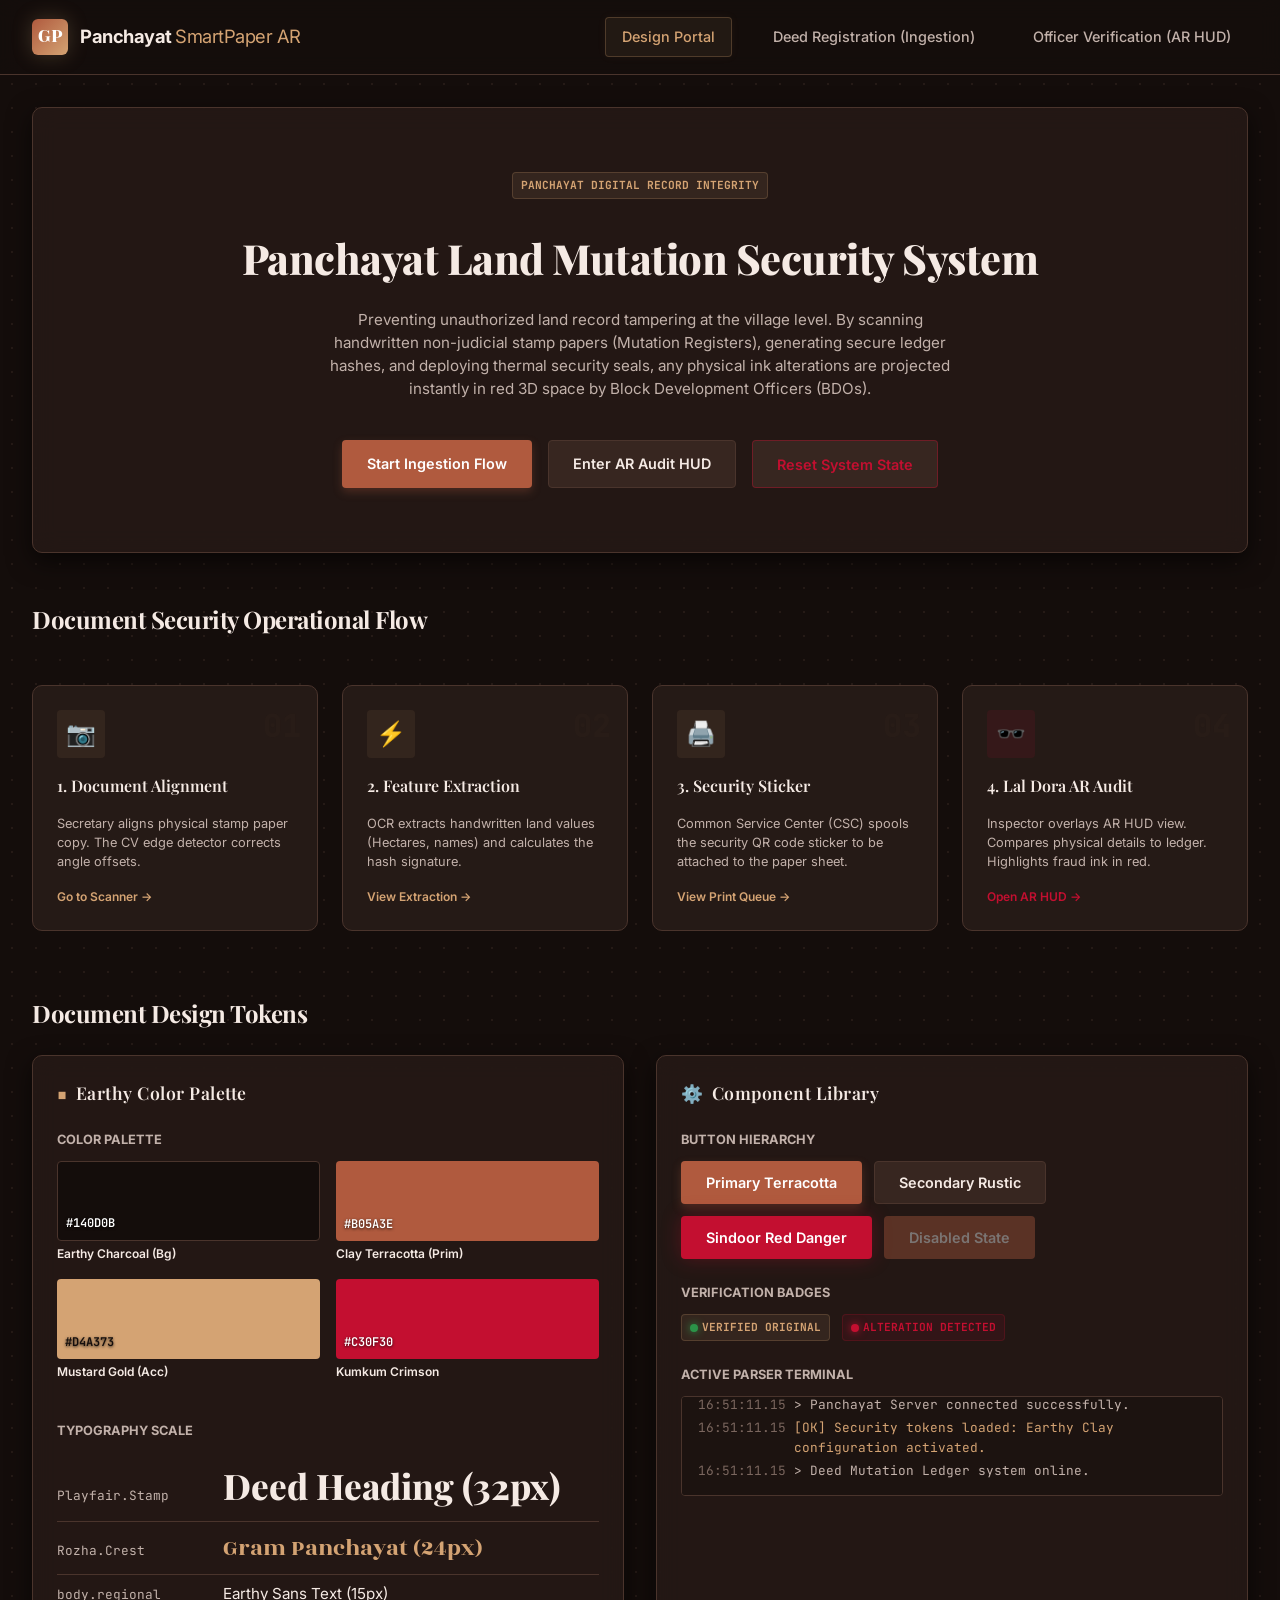
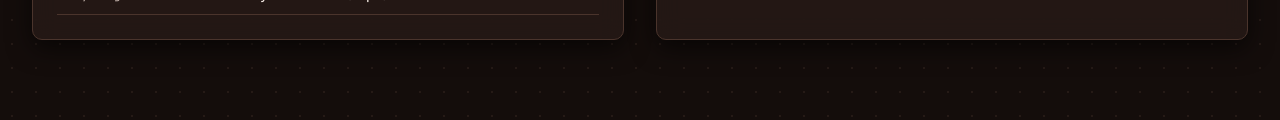
<file: index.html>
<!DOCTYPE html>
<html lang="en">
<head>
  <meta charset="UTF-8">
  <meta name="viewport" content="width=device-width, initial-scale=1.0">
  <title>Panchayat SmartPaper AR Audit Trail - Dashboard</title>
  <link rel="stylesheet" href="style.css">
</head>
<body>

  <header>
    <a href="index.html" class="brand">
      <div class="brand-logo">GP</div>
      <div class="brand-text">Panchayat <span>SmartPaper AR</span></div>
    </a>
    <nav class="nav-links">
      <a href="index.html" class="nav-link active">Design Portal</a>
      <a href="registrar_scanner.html" class="nav-link">Deed Registration (Ingestion)</a>
      <a href="inspector_hud.html" class="nav-link">Officer Verification (AR HUD)</a>
    </nav>
  </header>

  <main>
    <section class="hero glass-panel">
      <div class="badge badge-teal">Panchayat Digital Record Integrity</div>
      <h1 style="font-family:'Playfair Display', serif; margin-top: 0.5rem;">Panchayat Land Mutation Security System</h1>
      <p style="font-size:0.95rem;">
        Preventing unauthorized land record tampering at the village level. By scanning handwritten non-judicial stamp papers (Mutation Registers), 
        generating secure ledger hashes, and deploying thermal security seals, any physical ink alterations are projected instantly in red 3D space by Block Development Officers (BDOs).
      </p>
      <div style="display:flex; flex-wrap:wrap; gap:1rem; margin-top:1.25rem;">
        <a href="registrar_scanner.html" class="btn btn-primary">Start Ingestion Flow</a>
        <a href="inspector_hud.html" class="btn btn-secondary">Enter AR Audit HUD</a>
        <button id="btn-reset" class="btn btn-secondary" style="border-color: rgba(195, 15, 48, 0.4); color: var(--color-crimson);">Reset System State</button>
      </div>
    </section>

    <!-- Operational Flow Map -->
    <h2 style="margin-top: 3rem; font-family:'Playfair Display', serif; font-weight: 700; letter-spacing: -0.5px;">Document Security Operational Flow</h2>
    <div class="flow-map-container">
      
      <a href="registrar_scanner.html" class="flow-card">
        <span class="flow-card-num">01</span>
        <div class="flow-card-icon">📷</div>
        <h3 style="font-weight:600; font-size:1rem; font-family:'Playfair Display', serif;">1. Document Alignment</h3>
        <p style="font-size:0.8rem; color:var(--color-text-secondary);">
          Secretary aligns physical stamp paper copy. The CV edge detector corrects angle offsets.
        </p>
        <span style="font-size:0.75rem; color:var(--color-gold); font-weight:600;">Go to Scanner &rarr;</span>
      </a>

      <a href="registrar_scanner.html" class="flow-card">
        <span class="flow-card-num">02</span>
        <div class="flow-card-icon">⚡</div>
        <h3 style="font-weight:600; font-size:1rem; font-family:'Playfair Display', serif;">2. Feature Extraction</h3>
        <p style="font-size:0.8rem; color:var(--color-text-secondary);">
          OCR extracts handwritten land values (Hectares, names) and calculates the hash signature.
        </p>
        <span style="font-size:0.75rem; color:var(--color-gold); font-weight:600;">View Extraction &rarr;</span>
      </a>

      <a href="registrar_scanner.html" class="flow-card">
        <span class="flow-card-num">03</span>
        <div class="flow-card-icon">🖨️</div>
        <h3 style="font-weight:600; font-size:1rem; font-family:'Playfair Display', serif;">3. Security Sticker</h3>
        <p style="font-size:0.8rem; color:var(--color-text-secondary);">
          Common Service Center (CSC) spools the security QR code sticker to be attached to the paper sheet.
        </p>
        <span style="font-size:0.75rem; color:var(--color-gold); font-weight:600;">View Print Queue &rarr;</span>
      </a>

      <a href="inspector_hud.html" class="flow-card warning-style">
        <span class="flow-card-num">04</span>
        <div class="flow-card-icon">🕶️</div>
        <h3 style="font-weight:600; font-size:1rem; font-family:'Playfair Display', serif;">4. Lal Dora AR Audit</h3>
        <p style="font-size:0.8rem; color:var(--color-text-secondary);">
          Inspector overlays AR HUD view. Compares physical details to ledger. Highlights fraud ink in red.
        </p>
        <span style="font-size:0.75rem; color:var(--color-crimson); font-weight:600;">Open AR HUD &rarr;</span>
      </a>
      
    </div>

    <!-- Design System Section -->
    <h2 style="margin-top: 4rem; margin-bottom:1.5rem; font-family:'Playfair Display', serif; font-weight: 700; letter-spacing: -0.5px;">Document Design Tokens</h2>
    
    <div class="grid-2" style="margin-bottom: 3rem;">
      
      <!-- Typography & Colors -->
      <div class="card glass-panel">
        <div class="card-title"><span class="text-teal">■</span> Earthy Color Palette</div>
        
        <div>
          <h4 style="font-size:0.8rem; text-transform:uppercase; color:var(--color-text-secondary); margin-bottom:0.75rem;">Color Palette</h4>
          <div class="token-grid">
            <div>
              <div class="token-swatch" style="background: var(--color-bg); border: 1px solid var(--color-border);">#140D0B</div>
              <div style="font-size:0.75rem; margin-top:0.25rem; font-weight:600;">Earthy Charcoal (Bg)</div>
            </div>
            <div>
              <div class="token-swatch" style="background: var(--color-terracotta);">#B05A3E</div>
              <div style="font-size:0.75rem; margin-top:0.25rem; font-weight:600;">Clay Terracotta (Prim)</div>
            </div>
            <div>
              <div class="token-swatch" style="background: var(--color-gold); color:#150e0c;">#D4A373</div>
              <div style="font-size:0.75rem; margin-top:0.25rem; font-weight:600;">Mustard Gold (Acc)</div>
            </div>
            <div>
              <div class="token-swatch" style="background: var(--color-crimson);">#C30F30</div>
              <div style="font-size:0.75rem; margin-top:0.25rem; font-weight:600;">Kumkum Crimson</div>
            </div>
          </div>
        </div>

        <div style="margin-top: 1rem;">
          <h4 style="font-size:0.8rem; text-transform:uppercase; color:var(--color-text-secondary); margin-bottom:0.75rem;">Typography Scale</h4>
          <div class="font-spec">
            <span class="font-spec-name">Playfair.Stamp</span>
            <span class="font-spec-sample" style="font-family:'Playfair Display', serif; font-size: 2.2rem; font-weight: 800; color:var(--color-text-primary);">Deed Heading (32px)</span>
          </div>
          <div class="font-spec">
            <span class="font-spec-name">Rozha.Crest</span>
            <span class="font-spec-sample" style="font-family:'Rozha One', serif; font-size: 1.5rem; color:var(--color-gold);">Gram Panchayat (24px)</span>
          </div>
          <div class="font-spec">
            <span class="font-spec-name">body.regional</span>
            <span class="font-spec-sample" style="font-size: 0.95rem; font-weight: 400; color: var(--color-text-primary);">Earthy Sans Text (15px)</span>
          </div>
        </div>
      </div>

      <!-- Component Playground -->
      <div class="card glass-panel">
        <div class="card-title"><span class="text-teal">⚙️</span> Component Library</div>
        
        <div>
          <h4 style="font-size:0.8rem; text-transform:uppercase; color:var(--color-text-secondary); margin-bottom:0.75rem;">Button Hierarchy</h4>
          <div style="display:flex; flex-wrap:wrap; gap:0.75rem;">
            <button class="btn btn-primary">Primary Terracotta</button>
            <button class="btn btn-secondary">Secondary Rustic</button>
            <button class="btn btn-danger">Sindoor Red Danger</button>
            <button class="btn btn-primary" disabled>Disabled State</button>
          </div>
        </div>

        <div>
          <h4 style="font-size:0.8rem; text-transform:uppercase; color:var(--color-text-secondary); margin-bottom:0.75rem;">Verification Badges</h4>
          <div style="display:flex; flex-wrap:wrap; gap:0.75rem; align-items:center;">
            <span class="badge badge-teal"><span class="status-dot active"></span>Verified Original</span>
            <span class="badge badge-crimson"><span class="status-dot danger"></span>Alteration Detected</span>
          </div>
        </div>

        <div>
          <h4 style="font-size:0.8rem; text-transform:uppercase; color:var(--color-text-secondary); margin-bottom:0.75rem;">Active Parser Terminal</h4>
          <div id="demo-terminal" class="hash-terminal" style="height: 100px;"></div>
        </div>
      </div>
      
    </div>
  </main>

  <script src="app.js"></script>
  <script>
    document.addEventListener("DOMContentLoaded", () => {
      writeToTerminal("demo-terminal", "Panchayat Server connected successfully.", "info");
      writeToTerminal("demo-terminal", "Security tokens loaded: Earthy Clay configuration activated.", "success");
      writeToTerminal("demo-terminal", "Deed Mutation Ledger system online.", "info");

      const resetBtn = document.getElementById("btn-reset");
      resetBtn.addEventListener("click", () => {
        resetSystemState();
        writeToTerminal("demo-terminal", "Local registry database state has been wiped.", "warning");
        alert("Panchayat system state reset to original defaults.");
      });
    });
  </script>
</body>
</html>
</file>
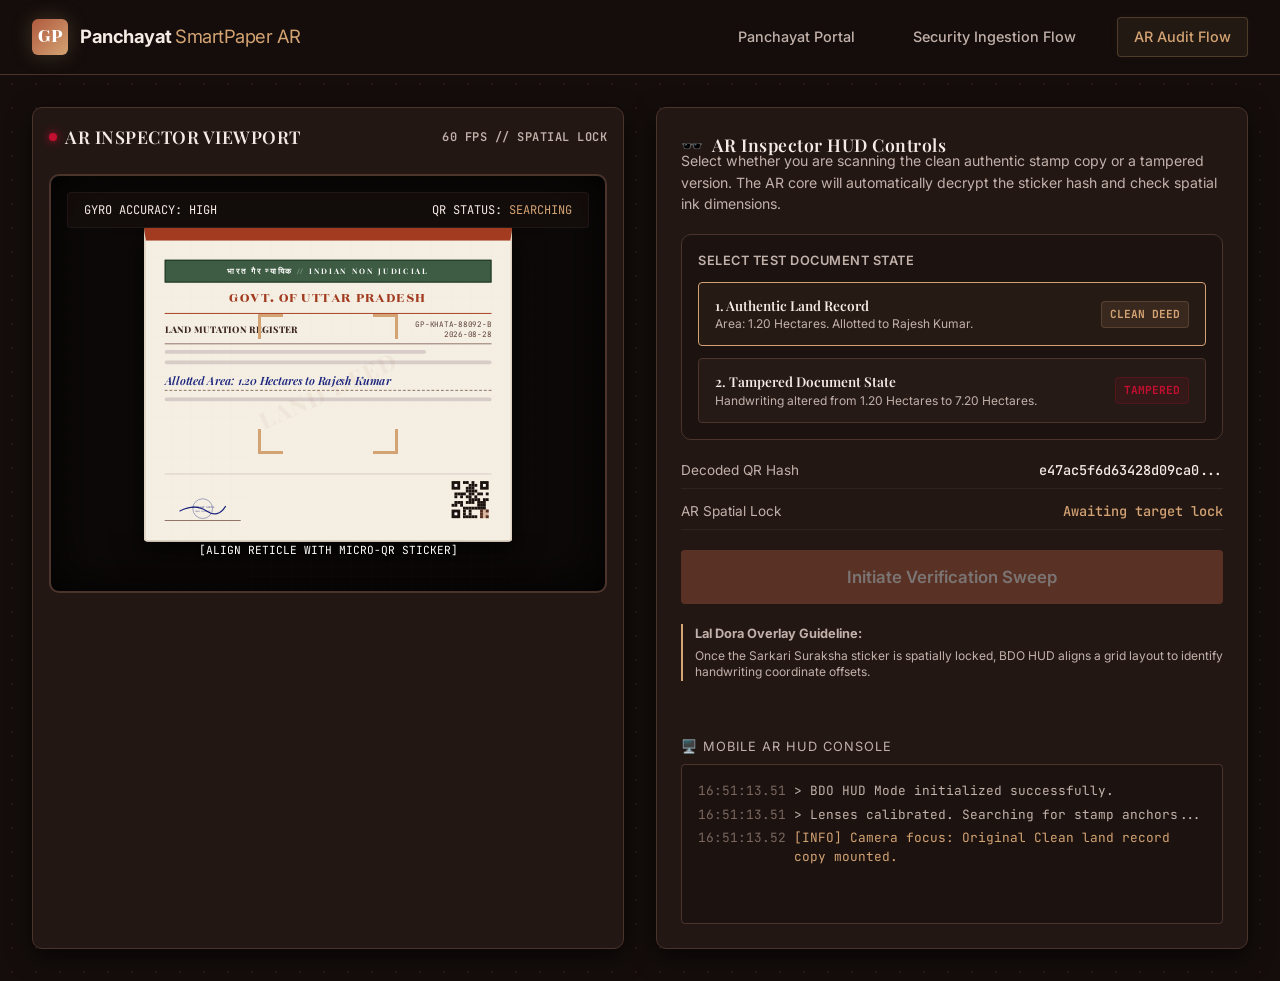
<file: inspector_hud.html>
<!DOCTYPE html>
<html lang="en">
<head>
  <meta charset="UTF-8">
  <meta name="viewport" content="width=device-width, initial-scale=1.0">
  <title>Panchayat SmartPaper AR Audit Trail - BDO Verification HUD</title>
  <link rel="stylesheet" href="style.css">
  <style>
    /* Custom AR HUD Reticle */
    .ar-reticle {
      position: absolute;
      top: 50%;
      left: 50%;
      transform: translate(-50%, -50%);
      width: 140px;
      height: 140px;
      pointer-events: none;
      z-index: 15;
    }
    
    .ar-reticle-bracket {
      position: absolute;
      width: 25px;
      height: 25px;
      border-color: var(--color-gold);
      border-style: solid;
      transition: all 0.3s ease;
    }
    
    .reticle-tl { top: 0; left: 0; border-width: 3px 0 0 3px; }
    .reticle-tr { top: 0; right: 0; border-width: 3px 3px 0 0; }
    .reticle-bl { bottom: 0; left: 0; border-width: 0 0 3px 3px; }
    .reticle-br { bottom: 0; right: 0; border-width: 0 3px 3px 0; }

    .ar-reticle.scanning {
      animation: rotate-reticle 4s linear infinite;
    }
    
    .ar-reticle.scanning .ar-reticle-bracket {
      border-color: var(--color-gold);
      box-shadow: 0 0 10px var(--color-gold-glow);
    }
    
    @keyframes rotate-reticle {
      0% { transform: translate(-50%, -50%) rotate(0deg); width: 140px; height: 140px; }
      50% { width: 120px; height: 120px; }
      100% { transform: translate(-50%, -50%) rotate(360deg); width: 140px; height: 140px; }
    }

    .selector-box {
      border: 1px solid var(--color-border);
      border-radius: var(--radius-md);
      padding: 1rem;
      display: flex;
      flex-direction: column;
      gap: 0.75rem;
      background: var(--color-surface-deep);
    }
    
    .selector-option {
      border: 1px solid var(--color-border);
      border-radius: var(--radius-sm);
      padding: 0.75rem 1rem;
      cursor: pointer;
      transition: all 0.2s ease;
      display: flex;
      align-items: center;
      justify-content: space-between;
      background: var(--color-surface);
    }
    
    .selector-option:hover {
      border-color: var(--color-text-dim);
    }
    
    .selector-option.active {
      border-color: var(--color-gold);
      background: rgba(212, 163, 115, 0.05);
    }
    
    .selector-option.active.tamper-style {
      border-color: var(--color-crimson);
      background: rgba(195, 15, 48, 0.05);
    }
  </style>
</head>
<body>

  <header>
    <a href="index.html" class="brand">
      <div class="brand-logo">GP</div>
      <div class="brand-text">Panchayat <span>SmartPaper AR</span></div>
    </a>
    <nav class="nav-links">
      <a href="index.html" class="nav-link">Panchayat Portal</a>
      <a href="registrar_scanner.html" class="nav-link">Security Ingestion Flow</a>
      <a href="inspector_hud.html" class="nav-link active">AR Audit Flow</a>
    </nav>
  </header>

  <main>
    <div class="grid-2">
      <!-- AR Camera Stream -->
      <div class="card glass-panel" style="padding: 1rem;">
        <div class="card-title" style="justify-content: space-between;">
          <div style="display:flex; align-items:center; gap:0.5rem;">
            <span class="status-dot danger" id="cam-led"></span> 
            <span>AR INSPECTOR VIEWPORT</span>
          </div>
          <span style="font-family: 'JetBrains Mono', monospace; font-size: 0.75rem; color:var(--color-text-secondary);">60 FPS // SPATIAL LOCK</span>
        </div>

        <div class="viewport-container" id="inspector-viewport" style="background:#0c0908;">
          
          <!-- AR Reticle -->
          <div class="ar-reticle" id="reticle">
            <div class="ar-reticle-bracket reticle-tl"></div>
            <div class="ar-reticle-bracket reticle-tr"></div>
            <div class="ar-reticle-bracket reticle-bl"></div>
            <div class="ar-reticle-bracket reticle-br"></div>
          </div>

          <div class="scanner-grid active" id="inspector-grid" style="opacity: 0.3;"></div>
          
          <div class="viewport-overlay" style="z-index:20;">
            <div class="viewport-hud">
              <div class="viewport-hud-item">
                <span>GYRO ACCURACY: HIGH</span>
              </div>
              <div class="viewport-hud-item">
                <span>QR STATUS: <span id="hud-qr-track" style="color:var(--color-gold);">SEARCHING</span></span>
              </div>
            </div>

            <div style="color:#ffffff; text-shadow:0 2px 4px rgba(0,0,0,0.8); text-align:center; font-family:'JetBrains Mono', monospace; font-size:0.7rem; padding-bottom:1rem;" id="hud-directions">
              [ALIGN RETICLE WITH MICRO-QR STICKER]
            </div>
          </div>

          <!-- Non-Judicial Indian Stamp Paper mockup inside camera -->
          <div class="document-mockup stamp-paper" style="transform: translate(-50%, -50%) scale(0.95);" id="paper-doc">
            <div class="stamp-header-band" style="margin-bottom:0.25rem;">भारत गैर न्यायिक // INDIAN NON JUDICIAL</div>
            <div class="stamp-crest" style="font-size:1rem; margin-bottom:0.4rem;">GOVT. OF UTTAR PRADESH</div>
            <div class="doc-watermark">LAND DEED</div>
            <div class="doc-header" style="border-bottom: 1px solid #8d6e63; padding-bottom:0.25rem;">
              <span class="doc-title" id="doc-title-placeholder" style="font-size:0.6rem; color:#3e2723;">LAND MUTATION REGISTER</span>
              <span class="doc-meta" id="doc-meta-placeholder" style="font-size:0.5rem; color:#5d4037;">GP-KHATA-88092-B<br>2026-08-28</span>
            </div>
            <div class="doc-body" style="gap:0.4rem; margin-top:0.4rem;">
              <div class="doc-line medium" style="background:#d7ccc8;"></div>
              <div class="doc-line" style="background:#d7ccc8;"></div>
              
              <!-- Handwriting amount block -->
              <div class="doc-handwriting" id="handwriting-placeholder" style="font-size:0.75rem; color:#1a237e;">
                Allotted Area: 1.20 Hectares to Rajesh Kumar
              </div>
              
              <div class="doc-line" style="background:#d7ccc8;"></div>
            </div>
            <div class="doc-footer" style="border-top:1px solid #d7ccc8; padding-top:0.25rem;">
              <div class="doc-signature" id="signature-placeholder"></div>
              <div class="doc-qr-placeholder attached" id="qr-placeholder"></div>
            </div>
          </div>
        </div>
      </div>

      <!-- Control center panel -->
      <div class="card glass-panel" style="justify-content: space-between;">
        <div>
          <div class="card-title">
            <span class="text-teal">🕶️</span> 
            <span>AR Inspector HUD Controls</span>
          </div>
          <p style="color:var(--color-text-secondary); font-size:0.88rem; margin-top:-0.5rem; margin-bottom: 1.25rem;">
            Select whether you are scanning the clean authentic stamp copy or a tampered version. 
            The AR core will automatically decrypt the sticker hash and check spatial ink dimensions.
          </p>

          <div style="display:flex; flex-direction:column; gap:1.25rem;">
            
            <!-- Selector Box -->
            <div class="selector-box">
              <label>Select Test Document State</label>
              
              <div class="selector-option active" id="opt-clean">
                <div>
                  <div style="font-weight:600; font-size:0.85rem; font-family:'Playfair Display', serif;">1. Authentic Land Record</div>
                  <div style="font-size:0.75rem; color:var(--color-text-secondary);">Area: 1.20 Hectares. Allotted to Rajesh Kumar.</div>
                </div>
                <span class="badge badge-teal">Clean Deed</span>
              </div>
              
              <div class="selector-option" id="opt-tampered">
                <div>
                  <div style="font-weight:600; font-size:0.85rem; font-family:'Playfair Display', serif;">2. Tampered Document State</div>
                  <div style="font-size:0.75rem; color:var(--color-text-secondary);">Handwriting altered from 1.20 Hectares to 7.20 Hectares.</div>
                </div>
                <span class="badge badge-crimson">Tampered</span>
              </div>
            </div>

            <div class="metadata-list">
              <div class="metadata-item">
                <span class="metadata-label">Decoded QR Hash</span>
                <span class="metadata-value" id="qr-hash-preview" style="text-overflow:ellipsis; overflow:hidden; white-space:nowrap; max-width:200px;">e47ac5f6d63428d09ca0...</span>
              </div>
              <div class="metadata-item">
                <span class="metadata-label">AR Spatial Lock</span>
                <span class="metadata-value" id="ref-status-val" style="color:var(--color-gold);">Awaiting target lock</span>
              </div>
            </div>

            <button id="btn-scan" class="btn btn-primary" style="padding: 1rem; width:100%; font-size:1.05rem;" disabled>
              Initiate Verification Sweep
            </button>
          </div>
          
          <div style="margin-top: 1.25rem;">
            <div class="blueprint-note">
              <strong>Lal Dora Overlay Guideline:</strong>
              <p style="font-size:0.75rem; margin-top:0.25rem; line-height:1.4;">
                Once the Sarkari Suraksha sticker is spatially locked, BDO HUD aligns a grid layout to identify handwriting coordinate offsets.
              </p>
            </div>
          </div>
        </div>

        <div class="console-container">
          <div class="console-title">🖥️ Mobile AR HUD Console</div>
          <div id="inspector-terminal" class="hash-terminal"></div>
        </div>
      </div>
    </div>
  </main>

  <script src="app.js"></script>
  <script>
    document.addEventListener("DOMContentLoaded", () => {
      const state = getSystemState();
      
      const termId = "inspector-terminal";
      writeToTerminal(termId, "BDO HUD Mode initialized successfully.", "info");
      writeToTerminal(termId, "Lenses calibrated. Searching for stamp anchors...", "info");

      const docTitle = document.getElementById("doc-title-placeholder");
      const docMeta = document.getElementById("doc-meta-placeholder");
      const handwriting = document.getElementById("handwriting-placeholder");
      const signature = document.getElementById("signature-placeholder");
      const qrPlaceholder = document.getElementById("qr-placeholder");
      
      const optClean = document.getElementById("opt-clean");
      const optTampered = document.getElementById("opt-tampered");
      const scanBtn = document.getElementById("btn-scan");
      
      const hashVal = state.hashGenerated || "e47ac5f6d63428d09ca081df32c918bb619ca24838634120ec2c2f6d45bbdc9a";
      document.getElementById("qr-hash-preview").textContent = hashVal.substring(0, 20) + "...";

      docTitle.textContent = state.docTitle;
      docMeta.innerHTML = `${state.docId}<br>${state.docDate}`;
      signature.innerHTML = SVG_TEMPLATES.signature;
      qrPlaceholder.innerHTML = SVG_TEMPLATES.qrCode(hashVal);

      let activeDocType = state.inspectorDocType || "clean";
      
      function setDocVisuals(type) {
        activeDocType = type;
        updateSystemState({ inspectorDocType: type });
        
        if (type === "clean") {
          handwriting.innerHTML = state.docOriginalText;
          handwriting.className = "doc-handwriting";
          optClean.classList.add("active");
          optClean.classList.remove("tamper-style");
          optTampered.classList.remove("active", "tamper-style");
          writeToTerminal(termId, "Camera focus: Original Clean land record copy mounted.", "warning");
        } else {
          handwriting.innerHTML = state.docTamperedText + `<span class="doc-tampered-text"></span>`;
          handwriting.className = "doc-handwriting doc-tampered-text";
          optTampered.classList.add("active", "tamper-style");
          optClean.classList.remove("active");
          writeToTerminal(termId, "Camera focus: Modified land mutation copy mounted.", "warning");
        }
      }

      setDocVisuals(activeDocType);

      optClean.addEventListener("click", () => setDocVisuals("clean"));
      optTampered.addEventListener("click", () => setDocVisuals("tampered"));

      // Target lock animation
      setTimeout(() => {
        const qrTrack = document.getElementById("hud-qr-track");
        const camLed = document.getElementById("cam-led");
        const refStatus = document.getElementById("ref-status-val");
        
        qrTrack.textContent = "LOCKED";
        qrTrack.style.color = "var(--color-green)";
        camLed.className = "status-dot active";
        refStatus.textContent = "Anchors locked (X:430, Y:120)";
        refStatus.style.color = "var(--color-green)";
        
        scanBtn.disabled = false;
        
        writeToTerminal(termId, "Security sticker detected. Central ledger data synchronized.", "success");
        writeToTerminal(termId, "Spatial lock established relative to sticker boundaries.", "success");
      }, 1500);

      scanBtn.addEventListener("click", () => {
        scanBtn.disabled = true;
        optClean.style.pointerEvents = "none";
        optTampered.style.pointerEvents = "none";
        
        const reticle = document.getElementById("reticle");
        reticle.classList.add("scanning");
        
        const hudDirections = document.getElementById("hud-directions");
        hudDirections.textContent = "[CHECKING HANDWRITING INK DENSITY...]";
        hudDirections.style.color = "var(--color-gold)";
        
        writeToTerminal(termId, "Initiating spatial matrix comparison...", "info");
        writeToTerminal(termId, "Fetching registrar hash values...", "info");
        
        setTimeout(() => {
          writeToTerminal(termId, "Verifying mutation transaction GP-KHATA-88092-B...", "info");
        }, 600);

        setTimeout(() => {
          writeToTerminal(termId, `Ledger Hash signature: ${hashVal.substring(0, 16)}...`, "info");
          writeToTerminal(termId, "OpenCV Matrix: comparing camera frame shapes with ledger parameters...", "warning");
        }, 1200);

        setTimeout(() => {
          writeToTerminal(termId, "Analysis completed. Mounting result data structures...", "success");
          
          setTimeout(() => {
            window.location.href = `inspector_result.html`;
          }, 400);
        }, 1800);
      });
    });
  </script>
</body>
</html>
</file>
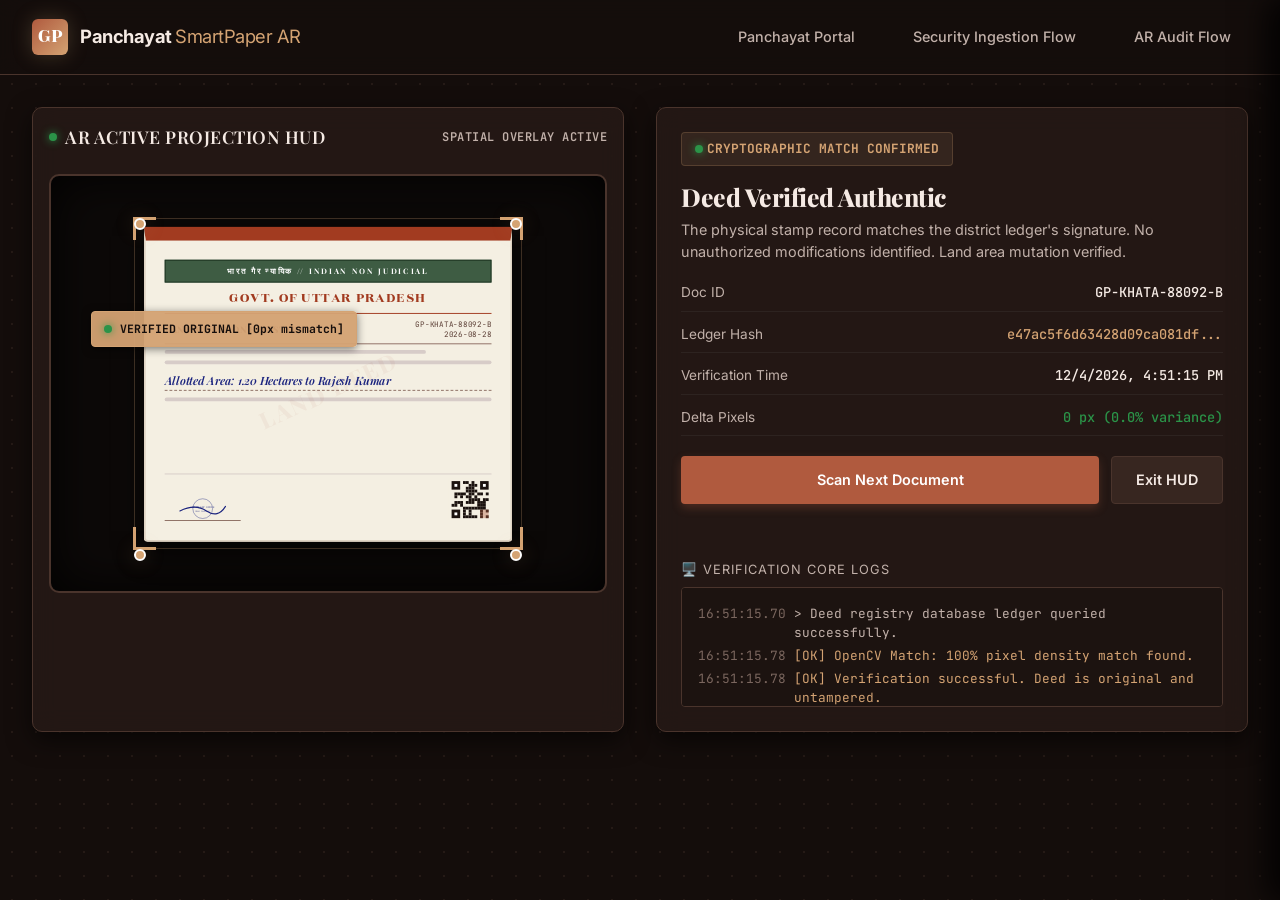
<file: inspector_result.html>
<!DOCTYPE html>
<html lang="en">
<head>
  <meta charset="UTF-8">
  <meta name="viewport" content="width=device-width, initial-scale=1.0">
  <title>Panchayat SmartPaper AR Audit Trail - Scan Result</title>
  <link rel="stylesheet" href="style.css">
  <style>
    /* Bounding box position specifically aligned with handwriting block coordinates */
    .target-tamper-box {
      top: 135px;
      left: 40px;
      width: 215px;
      height: 26px;
      display: block;
    }
  </style>
</head>
<body>

  <header>
    <a href="index.html" class="brand">
      <div class="brand-logo">GP</div>
      <div class="brand-text">Panchayat <span>SmartPaper AR</span></div>
    </a>
    <nav class="nav-links">
      <a href="index.html" class="nav-link">Panchayat Portal</a>
      <a href="registrar_scanner.html" class="nav-link">Security Ingestion Flow</a>
      <a href="inspector_hud.html" class="nav-link">AR Audit Flow</a>
    </nav>
  </header>

  <main>
    <div class="grid-2">
      <!-- Live Camera Stream with AR Overlays -->
      <div class="card glass-panel" style="padding: 1rem;">
        <div class="card-title" style="justify-content: space-between;">
          <div style="display:flex; align-items:center; gap:0.5rem;">
            <span class="status-dot active" id="camera-led"></span> 
            <span>AR ACTIVE PROJECTION HUD</span>
          </div>
          <span style="font-family: 'JetBrains Mono', monospace; font-size: 0.75rem; color:var(--color-text-secondary);">SPATIAL OVERLAY ACTIVE</span>
        </div>

        <div class="viewport-container" id="camera-viewport" style="background:#0c0908;">
          
          <div class="scanner-crop-corners scanning" id="crop-brackets">
            <div class="scanner-crop-corners-inner"></div>
          </div>

          <!-- AR Bounding Highlights (Kumkum Red over tampered land values) -->
          <div class="ar-bounding-box target-tamper-box" id="ar-highlight-box"></div>
          
          <!-- AR Tag Labels floating next to the alteration -->
          <div class="ar-tag ar-tag-crimson" id="ar-tag-label" style="top: 100px; left: 40px; display: none;">
            <span class="status-dot danger"></span>
            <span>ILLEGITIMATE INK DETECTED [162px mismatch]</span>
          </div>

          <!-- AR Tag Label for verified state -->
          <div class="ar-tag ar-tag-teal" id="ar-tag-verified" style="top: 135px; left: 40px; display: none;">
            <span class="status-dot active"></span>
            <span>VERIFIED ORIGINAL [0px mismatch]</span>
          </div>

          <!-- Spatial locking anchor targets -->
          <div class="ar-anchor-dot" style="top: 10%; left: 15%; display:none;" id="anchor-1"></div>
          <div class="ar-anchor-dot" style="top: 10%; right: 15%; display:none;" id="anchor-2"></div>
          <div class="ar-anchor-dot" style="top: 90%; left: 15%; display:none;" id="anchor-3"></div>
          <div class="ar-anchor-dot" style="top: 90%; right: 15%; display:none;" id="anchor-4"></div>

          <!-- Stamp paper document mockup -->
          <div class="document-mockup stamp-paper" style="transform: translate(-50%, -50%) scale(0.95);" id="paper-doc">
            <div class="stamp-header-band" style="margin-bottom:0.25rem;">भारत गैर न्यायिक // INDIAN NON JUDICIAL</div>
            <div class="stamp-crest" style="font-size:1rem; margin-bottom:0.4rem;">GOVT. OF UTTAR PRADESH</div>
            <div class="doc-watermark">LAND DEED</div>
            <div class="doc-header" style="border-bottom: 1px solid #8d6e63; padding-bottom:0.25rem;">
              <span class="doc-title" id="doc-title-placeholder" style="font-size:0.6rem; color:#3e2723;">LAND MUTATION REGISTER</span>
              <span class="doc-meta" id="doc-meta-placeholder" style="font-size:0.5rem; color:#5d4037;">GP-KHATA-88092-B<br>2026-08-28</span>
            </div>
            <div class="doc-body" style="gap:0.4rem; margin-top:0.4rem;">
              <div class="doc-line medium" style="background:#d7ccc8;"></div>
              <div class="doc-line" style="background:#d7ccc8;"></div>
              
              <!-- Handwriting amount block -->
              <div class="doc-handwriting" id="handwriting-placeholder" style="font-size:0.75rem; color:#1a237e;">
                Allotted Area: 1.20 Hectares to Rajesh Kumar
              </div>
              
              <div class="doc-line" style="background:#d7ccc8;"></div>
            </div>
            <div class="doc-footer" style="border-top:1px solid #d7ccc8; padding-top:0.25rem;">
              <div class="doc-signature" id="signature-placeholder"></div>
              <div class="doc-qr-placeholder attached" id="qr-placeholder"></div>
            </div>
          </div>
        </div>
      </div>

      <!-- Action Panel / Control Dashboard -->
      <div class="card glass-panel" style="justify-content: space-between;">
        
        <!-- Condition 1: VERIFIED AUTHENTIC -->
        <div id="panel-verified" style="display:none; flex-direction:column; gap:1.25rem;">
          <div>
            <div class="badge badge-teal" style="font-size:0.8rem; padding:0.4rem 0.8rem; margin-bottom:0.75rem;">
              <span class="status-dot active"></span> Cryptographic Match Confirmed
            </div>
            <h2 style="font-weight:800; font-size:1.55rem; letter-spacing:-0.5px; font-family:'Playfair Display', serif;">Deed Verified Authentic</h2>
            <p style="color:var(--color-text-secondary); font-size:0.9rem; margin-top:0.25rem;">
              The physical stamp record matches the district ledger's signature. 
              No unauthorized modifications identified. Land area mutation verified.
            </p>
          </div>

          <div class="metadata-list">
            <div class="metadata-item">
              <span class="metadata-label">Doc ID</span>
              <span class="metadata-value">GP-KHATA-88092-B</span>
            </div>
            <div class="metadata-item">
              <span class="metadata-label">Ledger Hash</span>
              <span class="metadata-value" id="lbl-verified-hash" style="color:var(--color-gold);">e47ac5f6d63428d09ca0...</span>
            </div>
            <div class="metadata-item">
              <span class="metadata-label">Verification Time</span>
              <span class="metadata-value" id="lbl-verified-time">2026-08-28 23:24:10</span>
            </div>
            <div class="metadata-item">
              <span class="metadata-label">Delta Pixels</span>
              <span class="metadata-value" style="color:var(--color-green);">0 px (0.0% variance)</span>
            </div>
          </div>

          <div style="display:flex; gap:0.75rem;">
            <a href="inspector_hud.html" class="btn btn-primary" style="flex:1;">Scan Next Document</a>
            <a href="index.html" class="btn btn-secondary">Exit HUD</a>
          </div>
        </div>

        <!-- Condition 2: TAMPER DETECTED -->
        <div id="panel-tampered" style="display:none; flex-direction:column; gap:1.25rem;">
          <div>
            <div class="badge badge-crimson" style="font-size:0.8rem; padding:0.4rem 0.8rem; margin-bottom:0.75rem;">
              <span class="status-dot danger"></span> Tampering Detected
            </div>
            <h2 style="font-weight:800; font-size:1.55rem; letter-spacing:-0.5px; font-family:'Playfair Display', serif;" class="text-crimson">Physical Alteration Flagged!</h2>
            <p style="color:var(--color-text-secondary); font-size:0.9rem; margin-top:0.25rem;">
              A physical ink mismatch was detected. The handwriting values of Rajesh Kumar's land mutation record differ from the original registered stamp parameters.
            </p>
          </div>

          <div class="metadata-list">
            <div class="metadata-item">
              <span class="metadata-label">Doc ID</span>
              <span class="metadata-value">GP-KHATA-88092-B</span>
            </div>
            <div class="metadata-item">
              <span class="metadata-label">Tamper Area</span>
              <span class="metadata-value" style="color:var(--color-crimson);">Handwriting Grid [X:45, Y:140]</span>
            </div>
            <div class="metadata-item">
              <span class="metadata-label">Variance Score</span>
              <span class="metadata-value" style="color:var(--color-crimson);">162 px Delta (Forgery Flagged)</span>
            </div>
          </div>

          <div style="display:flex; flex-direction:column; gap:0.75rem;">
            <button id="btn-show-delta" class="btn btn-primary" style="width:100%; padding:0.9rem; background: var(--color-crimson); box-shadow: var(--shadow-crimson);">
              🔍 View Pixel Delta Drawer
            </button>
            <div style="display:flex; gap:0.75rem;">
              <button id="btn-report-incident" class="btn btn-secondary" style="flex:1;">Log Forgery Report</button>
              <a href="inspector_hud.html" class="btn btn-secondary">Scan Again</a>
            </div>
          </div>
        </div>

        <div class="console-container">
          <div class="console-title">🖥️ Verification Core Logs</div>
          <div id="result-terminal" class="hash-terminal" style="height:120px;"></div>
        </div>
      </div>
    </div>

    <!-- Pixel Delta Analyzer Drawer (Stamp background) -->
    <div class="drawer" id="delta-drawer">
      <div class="drawer-header">
        <span class="drawer-title text-crimson">Pixel Delta Comparator</span>
        <button class="drawer-close" id="btn-close-delta">&times;</button>
      </div>
      <div class="drawer-body" style="background:#1d1411; color:var(--color-text-primary);">
        <p style="font-size:0.85rem; color:var(--color-text-secondary); margin-top:-0.5rem;">
          Comparing the original registered ledger template scan to the live camera crop.
        </p>

        <div class="delta-grid">
          <!-- Ingested Reference -->
          <div>
            <label style="font-size:0.7rem; color:var(--color-gold);">1. Ingested Reference</label>
            <div class="delta-view" style="margin-top:0.25rem;">
              <span class="delta-label">Ledger</span>
              <div style="font-family:'Playfair Display', serif; font-style:italic; font-size:1rem; color:#1a237e; text-align:center; padding:1.25rem 0;" id="delta-orig-text">
                1.20 Hectares
              </div>
            </div>
          </div>

          <!-- Live Scan -->
          <div>
            <label style="font-size:0.7rem; color:var(--color-crimson);">2. Live Camera View</label>
            <div class="delta-view" style="margin-top:0.25rem;">
              <span class="delta-label" style="background:var(--color-crimson);">Scanner</span>
              <div style="font-family:'Playfair Display', serif; font-style:italic; font-size:1rem; color:#b71c1c; font-weight:800; text-align:center; padding:1.25rem 0;" id="delta-live-text">
                7.20 Hectares
              </div>
            </div>
          </div>
        </div>

        <div class="card glass-panel" style="padding:1rem; gap:0.5rem; background: rgba(195, 15, 48, 0.05); border-color: rgba(195, 15, 48, 0.3);">
          <div style="font-weight:700; font-size:0.8rem; color:var(--color-crimson);">Discrepancy Analysis:</div>
          <p style="font-size:0.75rem; line-height:1.4; color:var(--color-text-primary);">
            The handwritten digit <strong>'1'</strong> has been physically altered to resemble digit <strong>'7'</strong> by adding an illegal upper horizontal bar. 
            This represents an unauthorized allocation claim of <strong>+6.00 Hectares</strong> of village common land.
          </p>
        </div>

        <div class="blueprint-note" style="border-color:var(--color-crimson);">
          <strong>OCR Vector Mapping:</strong>
          <p style="font-size:0.7rem; color:var(--color-text-secondary); margin-top:0.25rem;">
            Pixel matrix deviation value: 16.48. Fraud flag raised inside Land record compartment 04.
          </p>
        </div>
      </div>
    </div>

    <!-- Incident Logging Drawer -->
    <div class="drawer" id="report-drawer">
      <div class="drawer-header">
        <span class="drawer-title text-crimson">Report Forgery Incident</span>
        <button class="drawer-close" id="btn-close-report">&times;</button>
      </div>
      <div class="drawer-body">
        <p style="font-size:0.85rem; color:var(--color-text-secondary); margin-top:-0.5rem;">
          Register this land deed forgery case directly into the district registry logs.
        </p>

        <form id="incident-form" style="display:flex; flex-direction:column; gap:1.25rem;">
          <div class="form-group">
            <label>Reporting Officer ID (BDO ID)</label>
            <input type="text" id="reporter-id" required value="BDO-SECTOR-07 / TEHSILDAR" readonly>
          </div>

          <div class="form-group">
            <label>Incident Severity</label>
            <select id="report-severity">
              <option value="CRITICAL">Critical - Land Deed Forgery Attempt</option>
              <option value="MODERATE">Moderate - Unclear Ink / Calibration</option>
              <option value="LOW">Low - Calibration Error Only</option>
            </select>
          </div>

          <div class="form-group">
            <label>Incident Description</label>
            <textarea id="report-details" rows="5" required style="resize:none;">Allotted land area for Rajesh Kumar has been physically tampered. The digit '1.20 Hectares' was forged to '7.20 Hectares' using dark blue ink overwrite. Cryptographic seal check failed.</textarea>
          </div>

          <button type="submit" class="btn btn-danger" style="padding:1rem;">Submit Forgery Report</button>
        </form>
      </div>
    </div>

  </main>

  <script src="app.js"></script>
  <script>
    document.addEventListener("DOMContentLoaded", () => {
      const state = getSystemState();
      
      const termId = "result-terminal";
      writeToTerminal(termId, "Deed registry database ledger queried successfully.", "info");

      const docTitle = document.getElementById("doc-title-placeholder");
      const docMeta = document.getElementById("doc-meta-placeholder");
      const handwriting = document.getElementById("handwriting-placeholder");
      const signature = document.getElementById("signature-placeholder");
      const qrPlaceholder = document.getElementById("qr-placeholder");

      const panelVerified = document.getElementById("panel-verified");
      const panelTampered = document.getElementById("panel-tampered");
      const arHighlightBox = document.getElementById("ar-highlight-box");
      const arTagLabel = document.getElementById("ar-tag-label");
      const arTagVerified = document.getElementById("ar-tag-verified");
      const cropBrackets = document.getElementById("crop-brackets");
      
      const deltaDrawer = document.getElementById("delta-drawer");
      const reportDrawer = document.getElementById("report-drawer");
      
      const docHash = state.hashGenerated || "e47ac5f6d63428d09ca081df32c918bb619ca24838634120ec2c2f6d45bbdc9a";
      document.getElementById("lbl-verified-hash").textContent = docHash.substring(0, 24) + "...";
      document.getElementById("lbl-verified-time").textContent = new Date().toLocaleString();

      docTitle.textContent = state.docTitle;
      docMeta.innerHTML = `${state.docId}<br>${state.docDate}`;
      signature.innerHTML = SVG_TEMPLATES.signature;
      qrPlaceholder.innerHTML = SVG_TEMPLATES.qrCode(docHash);

      const activeDocType = state.inspectorDocType || "clean";

      if (activeDocType === "clean") {
        handwriting.innerHTML = state.docOriginalText;
        handwriting.className = "doc-handwriting";
        
        panelVerified.style.display = "flex";
        panelTampered.style.display = "none";
        
        arTagVerified.style.display = "flex";
        arHighlightBox.style.display = "none";
        
        cropBrackets.className = "scanner-crop-corners"; 
        
        document.getElementById("anchor-1").style.display = "block";
        document.getElementById("anchor-2").style.display = "block";
        document.getElementById("anchor-3").style.display = "block";
        document.getElementById("anchor-4").style.display = "block";
        
        writeToTerminal(termId, "OpenCV Match: 100% pixel density match found.", "success");
        writeToTerminal(termId, "Verification successful. Deed is original and untampered.", "success");
      } else {
        handwriting.innerHTML = state.docTamperedText;
        handwriting.className = "doc-handwriting doc-tampered-text";
        
        panelVerified.style.display = "none";
        panelTampered.style.display = "flex";
        
        arHighlightBox.style.display = "block";
        arTagLabel.style.display = "flex";
        arTagVerified.style.display = "none";
        
        cropBrackets.className = "scanner-crop-corners tampered";
        
        writeToTerminal(termId, "OpenCV Matrix: pixel mismatch detected in bounding segment [X:45, Y:140].", "error");
        writeToTerminal(termId, "Cryptographic verification failed! ALERT: Unauthorized alterations found.", "error");
      }

      document.getElementById("btn-show-delta").addEventListener("click", () => {
        deltaDrawer.classList.add("open");
        writeToTerminal(termId, "Opening Pixel Delta side panel.", "info");
      });
      document.getElementById("btn-close-delta").addEventListener("click", () => {
        deltaDrawer.classList.remove("open");
      });

      document.getElementById("btn-report-incident").addEventListener("click", () => {
        reportDrawer.classList.add("open");
        writeToTerminal(termId, "Opening Forgery Incident Report form drawer.", "info");
      });
      document.getElementById("btn-close-report").addEventListener("click", () => {
        reportDrawer.classList.remove("open");
      });

      document.getElementById("incident-form").addEventListener("submit", (e) => {
        e.preventDefault();
        const severity = document.getElementById("report-severity").value;
        alert(`Incident report successfully logged. Priority: [${severity}]. Transaction record updated.`);
        reportDrawer.classList.remove("open");
        writeToTerminal(termId, `Incident submitted successfully. Log ID: INC-${Math.floor(Math.random()*9000)+1000}.`, "success");
      });
    });
  </script>
</body>
</html>
</file>
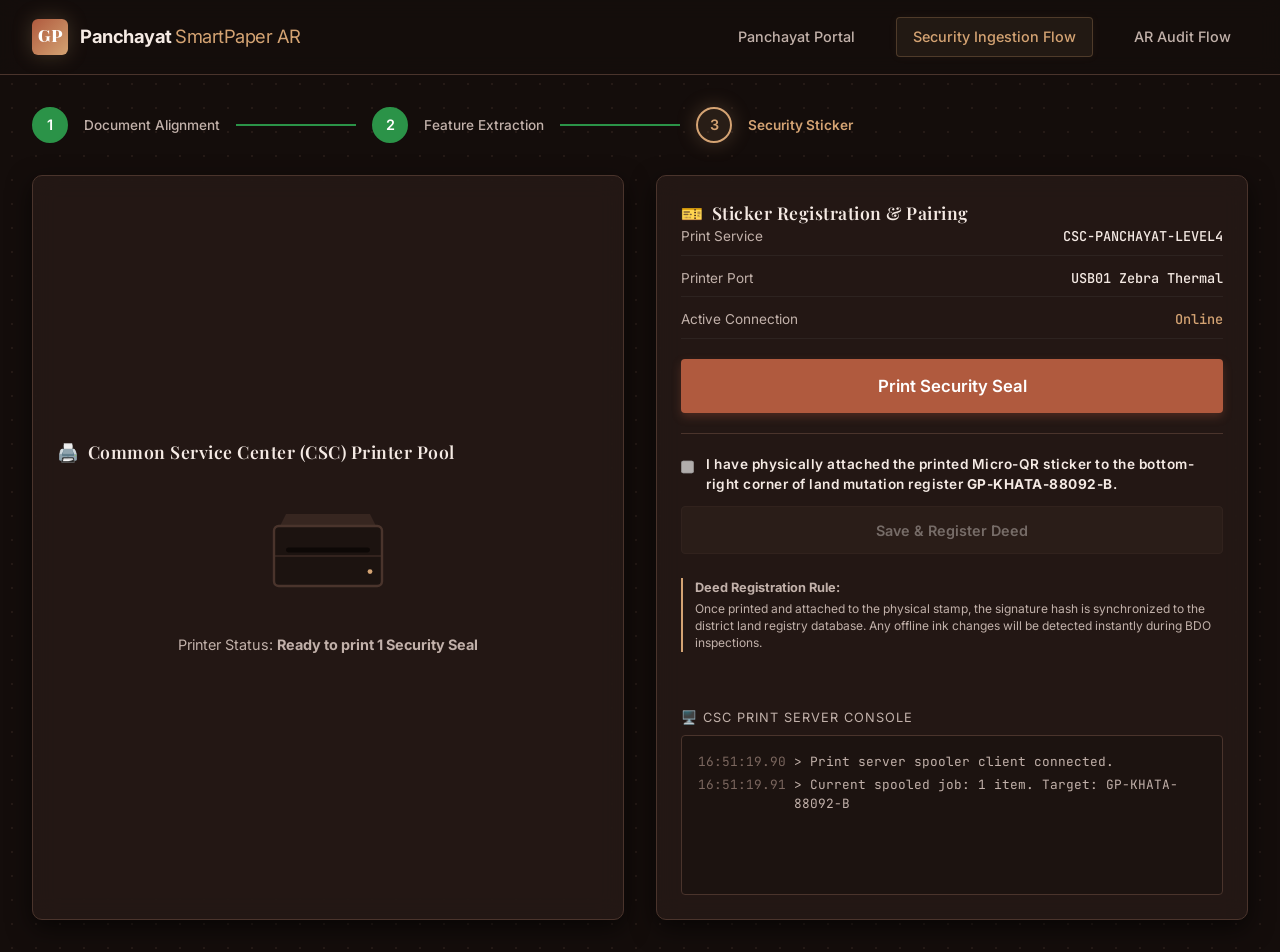
<file: registrar_print.html>
<!DOCTYPE html>
<html lang="en">
<head>
  <meta charset="UTF-8">
  <meta name="viewport" content="width=device-width, initial-scale=1.0">
  <title>Panchayat SmartPaper AR Audit Trail - CSC Sticker Print</title>
  <link rel="stylesheet" href="style.css">
  <style>
    .sticker-details {
      display: flex;
      flex-direction: column;
      align-items: center;
      gap: 0.5rem;
      font-family: 'JetBrains Mono', monospace;
      font-size: 0.6rem;
      color: #3e2723;
      text-align: center;
    }
  </style>
</head>
<body>

  <header>
    <a href="index.html" class="brand">
      <div class="brand-logo">GP</div>
      <div class="brand-text">Panchayat <span>SmartPaper AR</span></div>
    </a>
    <nav class="nav-links">
      <a href="index.html" class="nav-link">Panchayat Portal</a>
      <a href="registrar_scanner.html" class="nav-link active">Security Ingestion Flow</a>
      <a href="inspector_hud.html" class="nav-link">AR Audit Flow</a>
    </nav>
  </header>

  <main>
    <!-- Step Progression Tracker -->
    <div class="step-indicator">
      <div class="step-bubble completed">1</div>
      <div style="font-size:0.85rem; font-weight:500; color:var(--color-text-secondary);">Document Alignment</div>
      <div class="step-connector completed"></div>
      
      <div class="step-bubble completed">2</div>
      <div style="font-size:0.85rem; font-weight:500; color:var(--color-text-secondary);">Feature Extraction</div>
      <div class="step-connector completed"></div>
      
      <div class="step-bubble active">3</div>
      <div style="font-size:0.85rem; font-weight:600; color:var(--color-gold);">Security Sticker</div>
    </div>

    <div class="grid-2">
      <!-- Printer queue drawer -->
      <div class="card glass-panel printer-queue-card">
        <div class="card-title" style="align-self:flex-start;">
          <span class="text-teal">🖨️</span> 
          <span>Common Service Center (CSC) Printer Pool</span>
        </div>

        <div class="printer-graphic-container">
          <svg class="printer-body-svg" viewBox="0 0 100 80" xmlns="http://www.w3.org/2000/svg">
            <path d="M10,20 L90,20 L85,10 L15,10 Z" fill="#372620"/>
            <rect x="5" y="20" width="90" height="50" rx="4" fill="#1c1310" stroke="var(--color-border)" stroke-width="2"/>
            <rect x="15" y="38" width="70" height="4" rx="2" fill="#0d0806"/>
            <line x1="5" y1="45" x2="95" y2="45" stroke="var(--color-border)" stroke-width="1"/>
            <circle cx="85" cy="58" r="2" fill="var(--color-gold)" id="printer-led"/>
          </svg>

          <!-- Printed sticker element that slides out (Stamp theme style) -->
          <div class="printed-sticker" id="print-output" style="opacity: 0; background:#f4efe2; border-color:#a1887f;">
            <div class="sticker-details">
              <div id="sticker-qr-svg" style="width:36px; height:36px;"></div>
              <div style="font-weight:800; font-size:0.45rem; color:#a23b20; border-top:1px solid rgba(162, 59, 32, 0.2); width:100%; padding-top:2px;">SECURITY SEAL</div>
              <div id="sticker-hash-lbl" style="font-size:0.4rem; color:#5d4037; font-weight:700;">-------</div>
            </div>
          </div>
        </div>

        <div style="text-align:center;">
          <p id="printer-state-msg" style="font-size:0.9rem; color:var(--color-text-secondary);">
            Printer Status: <strong>Ready to print 1 Security Seal</strong>
          </p>
        </div>
      </div>

      <!-- Action Panel & Spec Notes -->
      <div class="card glass-panel" style="justify-content: space-between;">
        <div>
          <div class="card-title">
            <span class="text-teal">🎫</span> 
            <span>Sticker Registration & Pairing</span>
          </div>

          <div style="display:flex; flex-direction:column; gap:1.25rem;">
            <div class="metadata-list">
              <div class="metadata-item">
                <span class="metadata-label">Print Service</span>
                <span class="metadata-value">CSC-PANCHAYAT-LEVEL4</span>
              </div>
              <div class="metadata-item">
                <span class="metadata-label">Printer Port</span>
                <span class="metadata-value">USB01 Zebra Thermal</span>
              </div>
              <div class="metadata-item">
                <span class="metadata-label">Active Connection</span>
                <span class="metadata-value" style="color:var(--color-gold);">Online</span>
              </div>
            </div>

            <button id="btn-print" class="btn btn-primary" style="padding: 1rem; width:100%; font-size:1.05rem;">
              Print Security Seal
            </button>

            <div style="border-top: 1px solid var(--color-border); padding-top: 1.25rem; display:flex; flex-direction:column; gap:0.75rem;">
              <div style="display:flex; align-items:flex-start; gap:0.75rem;">
                <input type="checkbox" id="chk-verify" disabled style="margin-top: 0.25rem; width:18px; height:18px; cursor:pointer;">
                <label for="chk-verify" style="text-transform:none; color:var(--color-text-primary); font-size:0.85rem; cursor:pointer;">
                  I have physically attached the printed Micro-QR sticker to the bottom-right corner of land mutation register <strong>GP-KHATA-88092-B</strong>.
                </label>
              </div>

              <button id="btn-complete" class="btn btn-secondary" disabled style="padding: 0.9rem; width:100%;">
                Save & Register Deed
              </button>
            </div>
          </div>
          
          <div style="margin-top: 1.5rem;">
            <div class="blueprint-note">
              <strong>Deed Registration Rule:</strong>
              <p style="font-size:0.75rem; margin-top:0.25rem; line-height:1.4;">
                Once printed and attached to the physical stamp, the signature hash is synchronized to the district land registry database. Any offline ink changes will be detected instantly during BDO inspections.
              </p>
            </div>
          </div>
        </div>

        <div class="console-container">
          <div class="console-title">🖥️ CSC Print Server Console</div>
          <div id="print-terminal" class="hash-terminal"></div>
        </div>
      </div>
    </div>
  </main>

  <script src="app.js"></script>
  <script>
    document.addEventListener("DOMContentLoaded", () => {
      const state = getSystemState();
      
      const termId = "print-terminal";
      writeToTerminal(termId, "Print server spooler client connected.", "info");
      writeToTerminal(termId, `Current spooled job: 1 item. Target: ${state.docId}`, "info");
      
      const qrTarget = document.getElementById("sticker-qr-svg");
      const hashVal = state.hashGenerated || "e47ac5f6d63428d09ca081df32c918bb619ca24838634120ec2c2f6d45bbdc9a";
      qrTarget.innerHTML = SVG_TEMPLATES.qrCode(hashVal);
      document.getElementById("sticker-hash-lbl").textContent = hashVal.substring(0, 10).toUpperCase();

      const printBtn = document.getElementById("btn-print");
      const completeBtn = document.getElementById("btn-complete");
      const chkVerify = document.getElementById("chk-verify");
      const sticker = document.getElementById("print-output");
      const led = document.getElementById("printer-led");
      const stateMsg = document.getElementById("printer-state-msg");

      printBtn.addEventListener("click", () => {
        printBtn.disabled = true;
        
        writeToTerminal(termId, "Generating ZPL II raster strings...", "info");
        writeToTerminal(termId, "Uploading sticker buffers to USB port...", "info");
        
        setTimeout(() => {
          writeToTerminal(termId, "Printer check: Thermal ribbon check successful.", "info");
          writeToTerminal(termId, "Spooling security seal adhesive media...", "info");
          
          led.setAttribute("fill", "var(--color-gold)");
          sticker.style.opacity = "1";
          sticker.classList.add("printing");
        }, 800);

        setTimeout(() => {
          led.setAttribute("fill", "var(--color-green)");
          stateMsg.innerHTML = "Security sticker successfully printed. <strong>Awaiting attachment check...</strong>";
          writeToTerminal(termId, "Print complete. Media cutter engaged.", "success");
          
          chkVerify.disabled = false;
        }, 2800);
      });

      chkVerify.addEventListener("change", (e) => {
        if (e.target.checked) {
          completeBtn.disabled = false;
          completeBtn.className = "btn btn-primary";
          writeToTerminal(termId, "Attachment confirmation checked. Ready to complete.", "info");
        } else {
          completeBtn.disabled = true;
          completeBtn.className = "btn btn-secondary";
        }
      });

      completeBtn.addEventListener("click", () => {
        updateSystemState({ qrPrinted: true });
        alert("Land Mutation document GP-KHATA-88092-B successfully registered in the secure Panchayat database!");
        window.location.href = "index.html";
      });
    });
  </script>
</body>
</html>
</file>
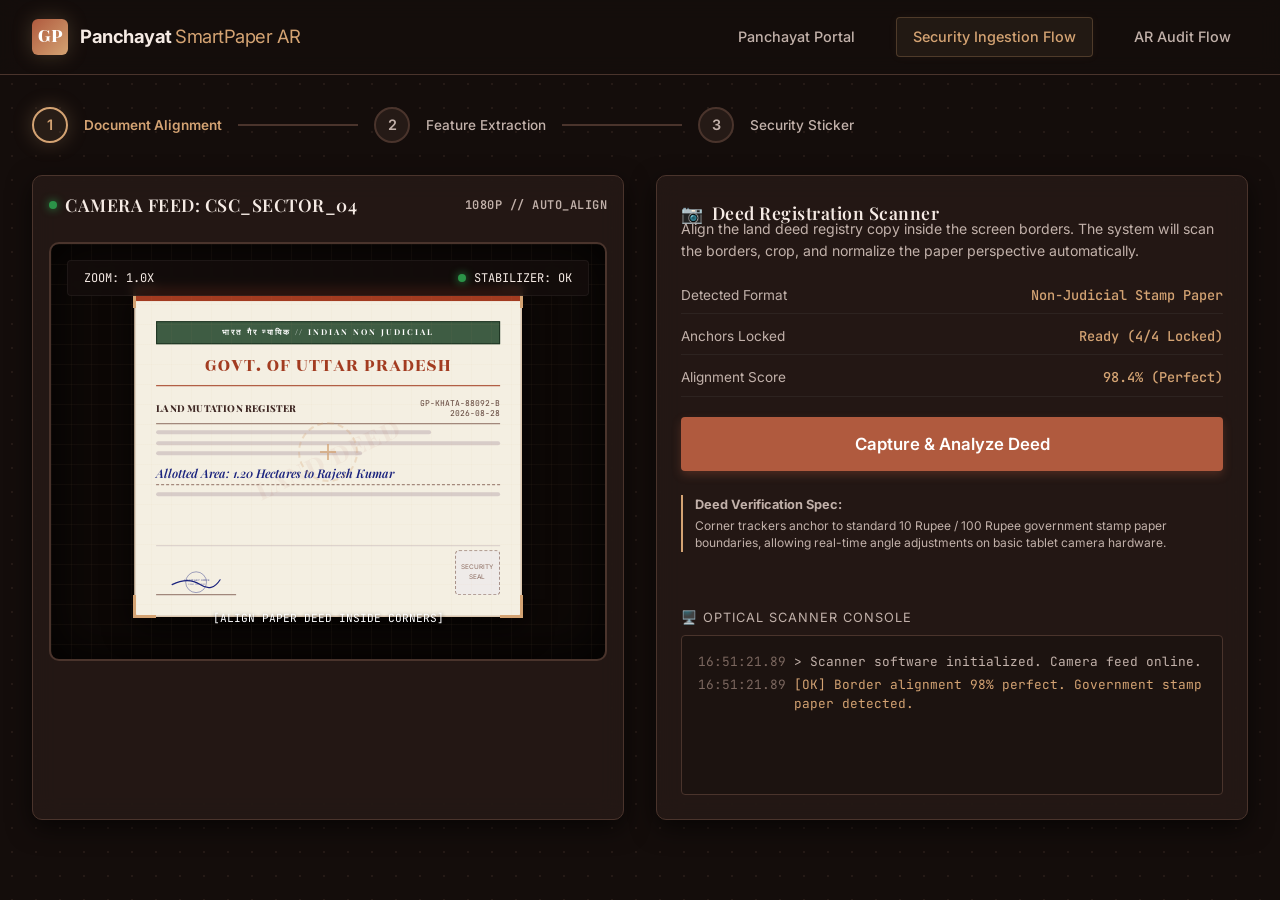
<file: registrar_scanner.html>
<!DOCTYPE html>
<html lang="en">
<head>
  <meta charset="UTF-8">
  <meta name="viewport" content="width=device-width, initial-scale=1.0">
  <title>Panchayat SmartPaper AR Audit Trail - Ingestion Scanner</title>
  <link rel="stylesheet" href="style.css">
</head>
<body>

  <header>
    <a href="index.html" class="brand">
      <div class="brand-logo">GP</div>
      <div class="brand-text">Panchayat <span>SmartPaper AR</span></div>
    </a>
    <nav class="nav-links">
      <a href="index.html" class="nav-link">Panchayat Portal</a>
      <a href="registrar_scanner.html" class="nav-link active">Security Ingestion Flow</a>
      <a href="inspector_hud.html" class="nav-link">AR Audit Flow</a>
    </nav>
  </header>

  <main>
    <!-- Step Progression Tracker -->
    <div class="step-indicator">
      <div class="step-bubble active">1</div>
      <div style="font-size:0.85rem; font-weight:600; color:var(--color-gold);">Document Alignment</div>
      <div class="step-connector"></div>
      
      <div class="step-bubble">2</div>
      <div style="font-size:0.85rem; font-weight:500; color:var(--color-text-secondary);">Feature Extraction</div>
      <div class="step-connector"></div>
      
      <div class="step-bubble">3</div>
      <div style="font-size:0.85rem; font-weight:500; color:var(--color-text-secondary);">Security Sticker</div>
    </div>

    <div class="grid-2">
      <!-- Camera Viewport Mockup -->
      <div class="card glass-panel" style="padding: 1rem;">
        <div class="card-title" style="justify-content: space-between;">
          <div style="display:flex; align-items:center; gap:0.5rem;">
            <span class="status-dot active"></span> 
            <span>CAMERA FEED: CSC_SECTOR_04</span>
          </div>
          <span style="font-family: 'JetBrains Mono', monospace; font-size: 0.75rem; color:var(--color-text-secondary);">1080P // AUTO_ALIGN</span>
        </div>

        <div class="viewport-container" id="camera-viewport">
          <div class="scanner-laser" id="laser"></div>
          <div class="scanner-grid active" id="scanner-grid"></div>
          
          <div class="scanner-crop-corners" id="crop-corners">
            <div class="scanner-crop-corners-inner"></div>
          </div>

          <div class="alignment-overlay" id="alignment-overlay">
            <div class="alignment-crosshair"></div>
          </div>

          <div class="viewport-overlay">
            <div class="viewport-hud">
              <div class="viewport-hud-item">
                <span>ZOOM: 1.0X</span>
              </div>
              <div class="viewport-hud-item" id="stabilizer-hud">
                <span class="status-dot active"></span>
                <span>STABILIZER: OK</span>
              </div>
            </div>
            
            <div style="color:#ffffff; text-shadow:0 2px 4px rgba(0,0,0,0.8); text-align:center; font-family:'JetBrains Mono', monospace; font-size:0.7rem; padding-bottom:1rem;" id="hud-directions">
              [ALIGN PAPER DEED INSIDE CORNERS]
            </div>
          </div>

          <!-- Non-Judicial Indian Stamp Paper mockup inside viewport -->
          <div class="document-mockup stamp-paper" id="paper-doc">
            <div class="stamp-header-band">भारत गैर न्यायिक // INDIAN NON JUDICIAL</div>
            <div class="stamp-crest">GOVT. OF UTTAR PRADESH</div>
            <div class="doc-watermark">LAND DEED</div>
            <div class="doc-header" style="border-bottom: 1px solid #8d6e63; padding-bottom:0.25rem;">
              <span class="doc-title" id="doc-title-placeholder" style="font-size:0.6rem; font-weight:800; color:#3e2723;">LAND MUTATION REGISTER</span>
              <span class="doc-meta" id="doc-meta-placeholder" style="font-size:0.5rem; color:#5d4037;">GP-KHATA-88092-B<br>2026-08-28</span>
            </div>
            <div class="doc-body" style="gap:0.4rem; margin-top:0.4rem;">
              <div class="doc-line medium" style="background:#d7ccc8;"></div>
              <div class="doc-line" style="background:#d7ccc8;"></div>
              <div class="doc-line short" style="background:#d7ccc8;"></div>
              
              <div class="doc-handwriting" id="handwriting-placeholder" style="font-size:0.75rem; color:#1a237e; border-color:#8d6e63; padding: 0.15rem 0;">
                Allotted Area: 1.20 Hectares to Rajesh Kumar
              </div>
              
              <div class="doc-line" style="background:#d7ccc8;"></div>
            </div>
            <div class="doc-footer" style="border-top:1px solid #d7ccc8; padding-top:0.25rem;">
              <div class="doc-signature" id="signature-placeholder"></div>
              <div class="doc-qr-placeholder" id="qr-placeholder" style="border-color:#a1887f;">
                SECURITY<br>SEAL
              </div>
            </div>
          </div>
        </div>
      </div>

      <!-- Action Panel & Spec Notes -->
      <div class="card glass-panel" style="justify-content: space-between;">
        <div>
          <div class="card-title">
            <span class="text-teal">📷</span> 
            <span>Deed Registration Scanner</span>
          </div>
          <p style="color:var(--color-text-secondary); font-size:0.88rem; margin-top:-0.5rem; margin-bottom: 1.5rem;">
            Align the land deed registry copy inside the screen borders. 
            The system will scan the borders, crop, and normalize the paper perspective automatically.
          </p>

          <div style="display:flex; flex-direction:column; gap:1.25rem;">
            <div class="metadata-list">
              <div class="metadata-item">
                <span class="metadata-label">Detected Format</span>
                <span class="metadata-value" id="model-val" style="color:var(--color-gold);">Non-Judicial Stamp Paper</span>
              </div>
              <div class="metadata-item">
                <span class="metadata-label">Anchors Locked</span>
                <span class="metadata-value" id="anchors-val" style="color:var(--color-gold);">Ready (4/4 Locked)</span>
              </div>
              <div class="metadata-item">
                <span class="metadata-label">Alignment Score</span>
                <span class="metadata-value" id="align-val" style="color:var(--color-gold);">98.4% (Perfect)</span>
              </div>
            </div>

            <button id="btn-capture" class="btn btn-primary" style="padding: 1rem; width:100%; font-size:1.05rem;">
              Capture & Analyze Deed
            </button>
          </div>
          
          <div style="margin-top: 1.5rem;">
            <div class="blueprint-note">
              <strong>Deed Verification Spec:</strong>
              <p style="font-size:0.75rem; margin-top:0.25rem; line-height:1.4;">
                Corner trackers anchor to standard 10 Rupee / 100 Rupee government stamp paper boundaries, allowing real-time angle adjustments on basic tablet camera hardware.
              </p>
            </div>
          </div>
        </div>

        <div class="console-container">
          <div class="console-title">🖥️ Optical Scanner Console</div>
          <div id="scan-terminal" class="hash-terminal"></div>
        </div>
      </div>
    </div>
  </main>

  <script src="app.js"></script>
  <script>
    document.addEventListener("DOMContentLoaded", () => {
      const state = getSystemState();
      
      document.getElementById("doc-title-placeholder").textContent = state.docTitle;
      document.getElementById("doc-meta-placeholder").innerHTML = `${state.docId}<br>${state.docDate}`;
      document.getElementById("handwriting-placeholder").textContent = state.docOriginalText;
      document.getElementById("signature-placeholder").innerHTML = SVG_TEMPLATES.signature;
      
      const termId = "scan-terminal";
      writeToTerminal(termId, "Scanner software initialized. Camera feed online.", "info");
      writeToTerminal(termId, "Border alignment 98% perfect. Government stamp paper detected.", "success");

      const captureBtn = document.getElementById("btn-capture");
      const laser = document.getElementById("laser");
      const alignmentOverlay = document.getElementById("alignment-overlay");
      const hudDirections = document.getElementById("hud-directions");

      captureBtn.addEventListener("click", () => {
        captureBtn.disabled = true;
        
        laser.style.display = "block";
        alignmentOverlay.style.borderStyle = "solid";
        alignmentOverlay.style.borderColor = "var(--color-gold)";
        alignmentOverlay.style.boxShadow = "var(--shadow-gold)";
        
        hudDirections.textContent = "[PROCESSING DEED CAPTURE AND OCR EXTRAC...]";
        hudDirections.style.color = "var(--color-gold)";
        
        writeToTerminal(termId, "Camera shutter activated. Capturing high-res image...", "info");
        writeToTerminal(termId, "Border detector: Tracking stamp edges...", "info");
        
        setTimeout(() => {
          writeToTerminal(termId, "Applying perspective correction. Angle matrices calculated. [TL:0.12, TR:0.88]", "info");
          writeToTerminal(termId, "Binarization threshold filter applied.", "info");
        }, 800);

        setTimeout(() => {
          writeToTerminal(termId, "Alignment correction successful. Image saved to cash memory.", "success");
          writeToTerminal(termId, "Computer Vision: Handwriting block grid mapped.", "info");
          
          updateSystemState({ scanCompleted: true });
        }, 1600);

        setTimeout(() => {
          writeToTerminal(termId, "Passing file buffer to OpenCV feature extraction...", "success");
          
          setTimeout(() => {
            window.location.href = "registrar_hash.html";
          }, 500);
        }, 2400);
      });
    });
  </script>
</body>
</html>
</file>
<file: style.css>
@import url('https://fonts.googleapis.com/css2?family=Playfair+Display:ital,wght@0,600;0,800;1,600&family=Rozha+One&family=Inter:wght@300;400;500;600;700&family=JetBrains+Mono:wght@400;500;700&display=swap');

:root {
  --color-bg: #140d0b;
  --color-surface-deep: #1c1310;
  --color-surface: #251a16;
  --color-surface-light: #372620;
  --color-border: #4a342c;
  
  /* Panchayat Accent Colors */
  --color-gold: #d4a373;
  --color-gold-glow: rgba(212, 163, 115, 0.25);
  
  --color-teal: #42a5f5; /* Government CSC Blue */
  
  --color-green: #2b9348; /* Organic Green for verification success */
  --color-organic-green: #2b9348;
  --color-green-glow: rgba(43, 147, 72, 0.25);
  
  --color-crimson: #c30f30; /* Kumkum/Sindoor Red for alert highlights */
  --color-crimson-glow: rgba(195, 15, 48, 0.25);
  
  --color-terracotta: #b05a3e; /* Clay theme color */
  
  /* Text */
  --color-text-primary: #f5eae4;
  --color-text-secondary: #c2b1aa;
  --color-text-dim: #7a665e;
  
  /* Layout */
  --header-height: 75px;
  --radius-sm: 4px;
  --radius-md: 10px;
  --radius-lg: 18px;
  
  /* Shadows */
  --shadow-sm: 0 2px 8px rgba(0, 0, 0, 0.5);
  --shadow-md: 0 8px 24px rgba(0, 0, 0, 0.6);
  --shadow-gold: 0 0 20px rgba(212, 163, 115, 0.25);
  --shadow-green: 0 0 20px rgba(43, 147, 72, 0.3);
  --shadow-crimson: 0 0 20px rgba(195, 15, 48, 0.3);
}

* {
  box-sizing: border-box;
  margin: 0;
  padding: 0;
}

body {
  background-color: var(--color-bg);
  color: var(--color-text-primary);
  font-family: 'Inter', sans-serif;
  min-height: 100vh;
  display: flex;
  flex-direction: column;
  overflow-x: hidden;
  line-height: 1.5;
  background-image: radial-gradient(var(--color-surface) 1px, transparent 0);
  background-size: 24px 24px;
}

/* Indian Stamp Paper Mockup styles */
.stamp-paper {
  background: #f4efe2 !important;
  color: #27211a !important;
  border-top: 15px solid #a23b20 !important; /* Traditional stamp band */
  border-left: 2px solid #dfd3c3 !important;
  border-right: 2px solid #dfd3c3 !important;
  border-bottom: 2px solid #dfd3c3 !important;
  position: relative;
  font-family: 'Playfair Display', serif;
}

.stamp-header-band {
  background: #3e5c43;
  color: #fff;
  padding: 0.3rem;
  text-align: center;
  font-size: 0.5rem;
  letter-spacing: 2px;
  text-transform: uppercase;
  font-weight: 700;
  margin-bottom: 0.5rem;
  border: 1px solid #1c3321;
}

.stamp-crest {
  font-family: 'Rozha One', serif;
  font-size: 1.2rem;
  color: #a23b20;
  text-align: center;
  border-bottom: 1px double #a23b20;
  margin-bottom: 0.75rem;
  padding-bottom: 0.25rem;
  letter-spacing: 1px;
}

/* Glassmorphism utility with Terracotta hues */
.glass-panel {
  background: rgba(38, 27, 23, 0.85);
  backdrop-filter: blur(12px);
  -webkit-backdrop-filter: blur(12px);
  border: 1px solid var(--color-border);
  border-radius: var(--radius-md);
  box-shadow: var(--shadow-md);
}

.glass-panel-teal {
  background: rgba(212, 163, 115, 0.03);
  backdrop-filter: blur(12px);
  border: 1px solid rgba(212, 163, 115, 0.2);
  border-radius: var(--radius-md);
}

.glass-panel-crimson {
  background: rgba(195, 15, 48, 0.03);
  backdrop-filter: blur(12px);
  border: 1px solid rgba(195, 15, 48, 0.2);
  border-radius: var(--radius-md);
}

/* Custom scrollbars */
::-webkit-scrollbar {
  width: 8px;
  height: 8px;
}
::-webkit-scrollbar-track {
  background: var(--color-bg);
}
::-webkit-scrollbar-thumb {
  background: var(--color-border);
  border-radius: 4px;
}
::-webkit-scrollbar-thumb:hover {
  background: var(--color-terracotta);
}

/* Header & Navigation */
header {
  height: var(--header-height);
  border-bottom: 1px solid var(--color-border);
  background: rgba(21, 14, 12, 0.9);
  backdrop-filter: blur(10px);
  position: sticky;
  top: 0;
  z-index: 100;
  display: flex;
  align-items: center;
  justify-content: space-between;
  padding: 0 2rem;
}

.brand {
  display: flex;
  align-items: center;
  gap: 0.75rem;
  text-decoration: none;
}

.brand-logo {
  width: 36px;
  height: 36px;
  border-radius: 6px;
  background: linear-gradient(135deg, var(--color-terracotta), var(--color-gold));
  display: flex;
  align-items: center;
  justify-content: center;
  font-family: 'Rozha One', serif;
  color: #fff;
  font-size: 1.3rem;
  box-shadow: var(--shadow-gold);
}

.brand-text {
  font-size: 1.15rem;
  font-weight: 700;
  color: var(--color-text-primary);
  letter-spacing: -0.5px;
}

.brand-text span {
  color: var(--color-gold);
  font-weight: 400;
}

.nav-links {
  display: flex;
  gap: 1.5rem;
}

.nav-link {
  color: var(--color-text-secondary);
  text-decoration: none;
  font-size: 0.9rem;
  font-weight: 500;
  padding: 0.5rem 1rem;
  border-radius: var(--radius-sm);
  transition: all 0.2s ease;
  border: 1px solid transparent;
}

.nav-link:hover {
  color: var(--color-gold);
  background: rgba(212, 163, 115, 0.05);
}

.nav-link.active {
  color: var(--color-gold);
  background: rgba(212, 163, 115, 0.08);
  border-color: rgba(212, 163, 115, 0.25);
  box-shadow: 0 0 10px rgba(212, 163, 115, 0.05);
}

/* Containers */
main {
  flex: 1;
  padding: 2rem;
  max-width: 1400px;
  width: 100%;
  margin: 0 auto;
}

/* Steps */
.step-indicator {
  display: flex;
  align-items: center;
  gap: 1rem;
  margin-bottom: 2rem;
}

.step-bubble {
  width: 36px;
  height: 36px;
  border-radius: 50%;
  background: var(--color-surface);
  border: 2px solid var(--color-border);
  display: flex;
  align-items: center;
  justify-content: center;
  font-weight: 600;
  color: var(--color-text-secondary);
  font-size: 0.9rem;
  position: relative;
  transition: all 0.3s ease;
}

.step-bubble.active {
  border-color: var(--color-gold);
  color: var(--color-gold);
  background: rgba(212, 163, 115, 0.1);
  box-shadow: var(--shadow-gold);
}

.step-bubble.completed {
  border-color: var(--color-green);
  background: var(--color-green);
  color: #fff;
}

.step-connector {
  flex: 1;
  height: 2px;
  background: var(--color-border);
  max-width: 120px;
}

.step-connector.completed {
  background: var(--color-green);
}

/* General Layouts */
.grid-2 {
  display: grid;
  grid-template-columns: 1fr 1fr;
  gap: 2rem;
}

@media (max-width: 968px) {
  .grid-2 {
    grid-template-columns: 1fr;
  }
}

.card {
  padding: 1.5rem;
  display: flex;
  flex-direction: column;
  gap: 1.5rem;
}

.card-title {
  font-size: 1.1rem;
  font-weight: 600;
  display: flex;
  align-items: center;
  gap: 0.5rem;
  font-family: 'Playfair Display', serif;
  letter-spacing: 0.5px;
}

.text-teal {
  color: var(--color-gold);
}

.text-crimson {
  color: var(--color-crimson);
}

.text-amber {
  color: var(--color-gold);
}

/* Buttons */
.btn {
  display: inline-flex;
  align-items: center;
  justify-content: center;
  gap: 0.5rem;
  padding: 0.75rem 1.5rem;
  border-radius: var(--radius-sm);
  font-size: 0.9rem;
  font-weight: 600;
  cursor: pointer;
  transition: all 0.2s ease;
  border: 1px solid transparent;
  text-decoration: none;
  font-family: inherit;
}

.btn-primary {
  background: var(--color-terracotta);
  color: #fff;
  box-shadow: 0 4px 10px rgba(176, 90, 62, 0.3);
}

.btn-primary:hover {
  background: #c3684a;
  box-shadow: 0 0 25px rgba(176, 90, 62, 0.5);
  transform: translateY(-1px);
}

.btn-secondary {
  background: var(--color-surface-light);
  color: var(--color-text-primary);
  border-color: var(--color-border);
}

.btn-secondary:hover {
  background: var(--color-border);
  transform: translateY(-1px);
}

.btn-danger {
  background: var(--color-crimson);
  color: #fff;
  box-shadow: var(--shadow-crimson);
}

.btn-danger:hover {
  background: #dc143c;
  box-shadow: 0 0 25px rgba(195, 15, 48, 0.5);
  transform: translateY(-1px);
}

.btn:disabled {
  opacity: 0.4;
  cursor: not-allowed;
  transform: none !important;
  box-shadow: none !important;
}

/* Viewport Containers */
.viewport-container {
  position: relative;
  width: 100%;
  aspect-ratio: 4/3;
  background: #0d0806;
  border-radius: var(--radius-md);
  border: 2px solid var(--color-border);
  overflow: hidden;
  box-shadow: inset 0 0 50px rgba(0, 0, 0, 0.9);
}

.viewport-overlay {
  position: absolute;
  top: 0;
  left: 0;
  right: 0;
  bottom: 0;
  pointer-events: none;
  z-index: 10;
  display: flex;
  flex-direction: column;
  justify-content: space-between;
  padding: 1rem;
}

.viewport-hud {
  display: flex;
  justify-content: space-between;
  align-items: center;
  background: rgba(21, 14, 12, 0.85);
  backdrop-filter: blur(4px);
  padding: 0.5rem 1rem;
  border-radius: var(--radius-sm);
  border: 1px solid rgba(255, 255, 255, 0.05);
  font-family: 'JetBrains Mono', monospace;
  font-size: 0.75rem;
}

.viewport-hud-item {
  display: flex;
  align-items: center;
  gap: 0.5rem;
}

.status-dot {
  width: 8px;
  height: 8px;
  border-radius: 50%;
  display: inline-block;
}

.status-dot.active {
  background: var(--color-organic-green);
  box-shadow: 0 0 8px var(--color-organic-green);
  animation: pulse-dot 1.5s infinite;
}

.status-dot.warning {
  background: var(--color-gold);
  box-shadow: 0 0 8px var(--color-gold);
  animation: pulse-dot 1.5s infinite;
}

.status-dot.danger {
  background: var(--color-crimson);
  box-shadow: 0 0 8px var(--color-crimson);
  animation: pulse-dot-danger 1s infinite;
}

@keyframes pulse-dot {
  0% { transform: scale(1); opacity: 0.6; }
  50% { transform: scale(1.3); opacity: 1; }
  100% { transform: scale(1); opacity: 0.6; }
}

@keyframes pulse-dot-danger {
  0% { transform: scale(1); opacity: 0.4; }
  50% { transform: scale(1.4); opacity: 1; }
  100% { transform: scale(1); opacity: 0.4; }
}

/* Document Mockup inside Camera */
.document-mockup {
  position: absolute;
  top: 50%;
  left: 50%;
  transform: translate(-50%, -50%);
  width: 70%;
  height: 80%;
  background: #ffffff;
  border-radius: 4px;
  box-shadow: 0 10px 30px rgba(0,0,0,0.7);
  padding: 1.25rem;
  color: #1e293b;
  display: flex;
  flex-direction: column;
  justify-content: space-between;
  transform-origin: center center;
  transition: transform 0.5s cubic-bezier(0.16, 1, 0.3, 1);
}

.doc-watermark {
  position: absolute;
  top: 50%;
  left: 50%;
  transform: translate(-50%, -50%) rotate(-25deg);
  font-size: 1.5rem;
  font-weight: 800;
  color: rgba(162, 59, 32, 0.05);
  letter-spacing: 2px;
  pointer-events: none;
  width: 100%;
  text-align: center;
}

.doc-header {
  border-bottom: 2px solid #5d4037;
  padding-bottom: 0.5rem;
  display: flex;
  justify-content: space-between;
  align-items: center;
}

.doc-title {
  font-family: 'Playfair Display', serif;
  font-weight: 800;
  font-size: 0.7rem;
  letter-spacing: 0.2px;
  color: #3e2723;
}

.doc-meta {
  font-family: 'JetBrains Mono', monospace;
  font-size: 0.52rem;
  color: #5d4037;
  text-align: right;
  line-height: 1.3;
}

.doc-body {
  flex: 1;
  margin-top: 0.75rem;
  display: flex;
  flex-direction: column;
  gap: 0.6rem;
}

.doc-line {
  height: 4px;
  background: #d7ccc8;
  border-radius: 2px;
  width: 100%;
}

.doc-line.short { width: 60%; }
.doc-line.medium { width: 80%; }

.doc-handwriting {
  font-family: 'Playfair Display', serif;
  font-style: italic;
  font-weight: 600;
  color: #1a237e; /* Traditional dark blue ink */
  font-size: 0.85rem;
  border-bottom: 1px dashed #8d6e63;
  padding: 0.1rem 0;
  position: relative;
}

.doc-tampered-text {
  color: #b71c1c !important;
  font-weight: 800;
  border-bottom: 1px dashed #e63946;
}

.doc-footer {
  display: flex;
  justify-content: space-between;
  align-items: flex-end;
  border-top: 1px solid #d7ccc8;
  padding-top: 0.5rem;
}

.doc-signature {
  width: 80px;
  height: 25px;
  border-bottom: 1px solid #8d6e63;
  display: flex;
  align-items: center;
  justify-content: center;
}

.doc-signature svg {
  width: 100%;
  height: 100%;
}

.doc-qr-placeholder {
  width: 45px;
  height: 45px;
  border: 1px dashed #a1887f;
  border-radius: 4px;
  display: flex;
  align-items: center;
  justify-content: center;
  font-size: 0.4rem;
  color: #8d6e63;
  text-align: center;
  padding: 2px;
  position: relative;
  background: #efebe9;
  font-family: 'Inter', sans-serif;
}

.doc-qr-placeholder.attached {
  border: none;
  background: transparent;
  padding: 0;
}

.doc-qr-placeholder.attached svg {
  width: 100%;
  height: 100%;
}

/* Scanner sweeps */
.scanner-laser {
  position: absolute;
  left: 0;
  right: 0;
  height: 3px;
  background: linear-gradient(90deg, transparent, var(--color-gold), transparent);
  box-shadow: 0 0 12px var(--color-gold);
  z-index: 8;
  animation: laser-sweep 3s ease-in-out infinite;
  display: none;
}

@keyframes laser-sweep {
  0% { top: 0%; opacity: 0; }
  5% { opacity: 1; }
  95% { opacity: 1; }
  100% { top: 100%; opacity: 0; }
}

.scanner-grid {
  position: absolute;
  top: 0;
  left: 0;
  right: 0;
  bottom: 0;
  background-image: 
    linear-gradient(rgba(212, 163, 115, 0.04) 1px, transparent 1px),
    linear-gradient(90deg, rgba(212, 163, 115, 0.04) 1px, transparent 1px);
  background-size: 20px 20px;
  pointer-events: none;
  z-index: 5;
  opacity: 0;
  transition: opacity 0.5s ease;
}

.scanner-grid.active {
  opacity: 1;
}

.scanner-crop-corners {
  position: absolute;
  top: 10%;
  left: 15%;
  right: 15%;
  bottom: 10%;
  border: 1px solid rgba(212, 163, 115, 0.25);
  pointer-events: none;
  z-index: 9;
}

.scanner-crop-corners::before,
.scanner-crop-corners::after,
.scanner-crop-corners-inner::before,
.scanner-crop-corners-inner::after {
  content: '';
  position: absolute;
  width: 20px;
  height: 20px;
  border-color: var(--color-gold);
  border-style: solid;
  transition: all 0.3s ease;
}

.scanner-crop-corners::before { top: -2px; left: -2px; border-width: 3px 0 0 3px; }
.scanner-crop-corners::after { top: -2px; right: -2px; border-width: 3px 3px 0 0; }
.scanner-crop-corners-inner { position: absolute; top: 0; left: 0; right: 0; bottom: 0; }
.scanner-crop-corners-inner::before { bottom: -2px; left: -2px; border-width: 0 0 3px 3px; }
.scanner-crop-corners-inner::after { bottom: -2px; right: -2px; border-width: 0 3px 3px 0; }

.scanner-crop-corners.scanning::before,
.scanner-crop-corners.scanning::after,
.scanner-crop-corners.scanning .scanner-crop-corners-inner::before,
.scanner-crop-corners.scanning .scanner-crop-corners-inner::after {
  border-color: var(--color-gold);
  box-shadow: 0 0 10px var(--color-gold);
}

.scanner-crop-corners.tampered::before,
.scanner-crop-corners.tampered::after,
.scanner-crop-corners.tampered .scanner-crop-corners-inner::before,
.scanner-crop-corners.tampered .scanner-crop-corners-inner::after {
  border-color: var(--color-crimson);
  box-shadow: 0 0 10px var(--color-crimson);
}

/* Alignment crosshairs */
.alignment-overlay {
  position: absolute;
  top: 50%;
  left: 50%;
  transform: translate(-50%, -50%);
  width: 60px;
  height: 60px;
  border: 2px dashed rgba(212, 163, 115, 0.4);
  border-radius: 50%;
  display: flex;
  align-items: center;
  justify-content: center;
  z-index: 10;
  opacity: 0.7;
}

.alignment-crosshair {
  width: 16px;
  height: 16px;
  position: relative;
}

.alignment-crosshair::before,
.alignment-crosshair::after {
  content: '';
  position: absolute;
  background: var(--color-gold);
}

.alignment-crosshair::before { top: 7px; left: 0; width: 16px; height: 2px; }
.alignment-crosshair::after { top: 0; left: 7px; width: 2px; height: 16px; }

/* Terminals styling */
.hash-terminal {
  background: var(--color-surface-deep);
  border: 1px solid var(--color-border);
  border-radius: var(--radius-sm);
  padding: 1rem;
  font-family: 'JetBrains Mono', monospace;
  font-size: 0.8rem;
  color: var(--color-text-secondary);
  height: 160px;
  overflow-y: auto;
  display: flex;
  flex-direction: column;
  gap: 0.25rem;
}

.hash-terminal-line { display: flex; gap: 0.5rem; }
.hash-terminal-time { color: var(--color-text-dim); }
.hash-terminal-success { color: var(--color-gold); }
.hash-terminal-error { color: var(--color-crimson); }

/* OCR Blocks */
.ocr-block {
  position: absolute;
  border: 1px solid rgba(212, 163, 115, 0.6);
  background: rgba(212, 163, 115, 0.1);
  border-radius: 2px;
  pointer-events: none;
  opacity: 0;
  transition: opacity 0.2s ease;
  z-index: 12;
}

.ocr-block.scanned {
  opacity: 1;
  animation: block-scan-glow 0.5s ease;
}

@keyframes block-scan-glow {
  0% { background: rgba(212, 163, 115, 0.5); border-color: #ffffff; }
  100% { background: rgba(212, 163, 115, 0.1); border-color: rgba(212, 163, 115, 0.6); }
}

/* Side Drawers */
.drawer {
  position: fixed;
  top: 0;
  right: -450px;
  width: 450px;
  height: 100vh;
  background: var(--color-surface);
  border-left: 1px solid var(--color-border);
  box-shadow: -10px 0 30px rgba(0, 0, 0, 0.6);
  z-index: 1000;
  transition: right 0.4s cubic-bezier(0.16, 1, 0.3, 1);
  display: flex;
  flex-direction: column;
}

.drawer.open { right: 0; }
.drawer-header {
  padding: 1.5rem;
  border-bottom: 1px solid var(--color-border);
  display: flex;
  justify-content: space-between;
  align-items: center;
}

.drawer-title {
  font-size: 1.2rem;
  font-weight: 700;
  font-family: 'Playfair Display', serif;
}

.drawer-close {
  background: transparent;
  border: none;
  color: var(--color-text-secondary);
  font-size: 1.5rem;
  cursor: pointer;
}

.drawer-close:hover { color: var(--color-text-primary); }
.drawer-body {
  padding: 1.5rem;
  flex: 1;
  overflow-y: auto;
  display: flex;
  flex-direction: column;
  gap: 1.5rem;
}

/* Forms */
.form-group { display: flex; flex-direction: column; gap: 0.5rem; }
label {
  font-size: 0.8rem;
  font-weight: 600;
  color: var(--color-text-secondary);
  text-transform: uppercase;
  letter-spacing: 0.5px;
}

input, select, textarea {
  background: var(--color-surface-deep);
  border: 1px solid var(--color-border);
  border-radius: var(--radius-sm);
  padding: 0.75rem;
  color: var(--color-text-primary);
  font-family: inherit;
  font-size: 0.9rem;
}

input:focus, select:focus, textarea:focus {
  outline: none;
  border-color: var(--color-gold);
}

/* Metadata lists */
.metadata-list { display: flex; flex-direction: column; gap: 0.75rem; }
.metadata-item {
  display: flex;
  justify-content: space-between;
  border-bottom: 1px solid rgba(255, 255, 255, 0.05);
  padding-bottom: 0.5rem;
  font-size: 0.85rem;
}

.metadata-label { color: var(--color-text-secondary); }
.metadata-value {
  font-weight: 500;
  font-family: 'JetBrains Mono', monospace;
  word-break: break-all;
}

/* AR View overlays */
.ar-tag {
  position: absolute;
  padding: 0.5rem 0.75rem;
  border-radius: var(--radius-sm);
  font-size: 0.72rem;
  font-weight: 700;
  font-family: 'JetBrains Mono', monospace;
  display: flex;
  align-items: center;
  gap: 0.5rem;
  z-index: 15;
  box-shadow: var(--shadow-sm);
}

.ar-tag-teal {
  background: rgba(212, 163, 115, 0.95);
  color: #150e0c;
  border: 1px solid var(--color-gold);
}

.ar-tag-crimson {
  background: rgba(195, 15, 48, 0.95);
  color: #fff;
  border: 1px solid var(--color-crimson);
  animation: pulse-crimson-bg 1s infinite alternate;
}

@keyframes pulse-crimson-bg {
  0% { box-shadow: 0 0 5px rgba(195, 15, 48, 0.5); }
  100% { box-shadow: 0 0 15px rgba(195, 15, 48, 0.9); }
}

.ar-bounding-box {
  position: absolute;
  border: 2px solid var(--color-crimson);
  box-shadow: 0 0 15px var(--color-crimson), inset 0 0 15px var(--color-crimson-glow);
  border-radius: 4px;
  z-index: 14;
  animation: box-glow 1.5s infinite alternate;
  display: none;
}

@keyframes box-glow {
  0% { border-color: rgba(195, 15, 48, 0.7); box-shadow: 0 0 8px rgba(195, 15, 48, 0.4); }
  100% { border-color: rgba(195, 15, 48, 1); box-shadow: 0 0 20px rgba(195, 15, 48, 0.8); }
}

.ar-anchor-dot {
  width: 12px;
  height: 12px;
  border-radius: 50%;
  background: var(--color-gold);
  border: 2px solid #fff;
  position: absolute;
  z-index: 16;
  box-shadow: var(--shadow-gold);
}

/* Landing Elements */
.hero {
  text-align: center;
  padding: 4rem 2rem;
  display: flex;
  flex-direction: column;
  align-items: center;
  gap: 1.25rem;
  position: relative;
  overflow: hidden;
  border: 1px solid var(--color-border);
}

.hero h1 {
  font-family: 'Playfair Display', serif;
  font-size: 2.6rem;
  font-weight: 800;
  letter-spacing: -0.5px;
}

.hero p {
  color: var(--color-text-secondary);
  font-size: 1.1rem;
  max-width: 650px;
}

.flow-map-container {
  display: grid;
  grid-template-columns: repeat(4, 1fr);
  gap: 1.5rem;
  margin-top: 3rem;
}

@media (max-width: 968px) {
  .flow-map-container { grid-template-columns: 1fr 1fr; }
}

@media (max-width: 576px) {
  .flow-map-container { grid-template-columns: 1fr; }
}

.flow-card {
  padding: 1.5rem;
  background: var(--color-surface);
  border: 1px solid var(--color-border);
  border-radius: var(--radius-md);
  display: flex;
  flex-direction: column;
  gap: 1rem;
  transition: all 0.3s ease;
  cursor: pointer;
  position: relative;
  text-decoration: none;
  color: inherit;
}

.flow-card:hover {
  border-color: var(--color-gold);
  transform: translateY(-4px);
  box-shadow: var(--shadow-gold);
}

.flow-card-num {
  position: absolute;
  top: 1rem;
  right: 1rem;
  font-family: 'JetBrains Mono', monospace;
  font-size: 2rem;
  font-weight: 800;
  color: rgba(212, 163, 115, 0.02);
}

.flow-card-icon {
  width: 48px;
  height: 48px;
  border-radius: var(--radius-sm);
  background: rgba(212, 163, 115, 0.08);
  display: flex;
  align-items: center;
  justify-content: center;
  color: var(--color-gold);
  font-size: 1.5rem;
}

.flow-card.warning-style .flow-card-icon {
  background: rgba(195, 15, 48, 0.1);
  color: var(--color-crimson);
}

.flow-card.warning-style:hover {
  border-color: var(--color-crimson);
  box-shadow: var(--shadow-crimson);
}

/* Swatches & Playground specs */
.token-grid {
  display: grid;
  grid-template-columns: repeat(auto-fill, minmax(180px, 1fr));
  gap: 1rem;
}

.token-swatch {
  height: 80px;
  border-radius: var(--radius-sm);
  display: flex;
  align-items: flex-end;
  padding: 0.5rem;
  font-family: 'JetBrains Mono', monospace;
  font-size: 0.75rem;
  color: #fff;
  text-shadow: 0 1px 3px rgba(0,0,0,0.8);
  font-weight: 600;
}

.font-spec {
  display: flex;
  align-items: baseline;
  gap: 1rem;
  padding: 0.5rem 0;
  border-bottom: 1px solid var(--color-border);
}

.font-spec-name {
  font-family: 'JetBrains Mono', monospace;
  font-size: 0.8rem;
  color: var(--color-text-secondary);
  width: 150px;
}

.font-spec-sample { flex: 1; }

.delta-grid { display: grid; grid-template-columns: 1fr 1fr; gap: 1rem; }
.delta-view {
  background: #f4efe2;
  color: #27211a;
  border-radius: var(--radius-sm);
  border: 1px solid var(--color-border);
  padding: 1rem;
  display: flex;
  flex-direction: column;
  gap: 0.5rem;
  position: relative;
}

.delta-label {
  position: absolute;
  top: 0.5rem;
  right: 0.5rem;
  background: rgba(38, 27, 23, 0.9);
  color: #fff;
  font-family: 'JetBrains Mono', monospace;
  font-size: 0.6rem;
  padding: 0.2rem 0.4rem;
  border-radius: 3px;
}

.badge {
  display: inline-flex;
  align-items: center;
  gap: 0.25rem;
  padding: 0.25rem 0.5rem;
  border-radius: 4px;
  font-size: 0.7rem;
  font-weight: 700;
  text-transform: uppercase;
  font-family: 'JetBrains Mono', monospace;
}

.badge-teal {
  background: rgba(212, 163, 115, 0.1);
  color: var(--color-gold);
  border: 1px solid rgba(212, 163, 115, 0.2);
}

.badge-crimson {
  background: rgba(195, 15, 48, 0.1);
  color: var(--color-crimson);
  border: 1px solid rgba(195, 15, 48, 0.2);
}

.badge-amber {
  background: rgba(212, 163, 115, 0.08);
  color: var(--color-gold);
  border: 1px solid rgba(212, 163, 115, 0.15);
}

.blueprint-note {
  font-size: 0.8rem;
  color: var(--color-text-secondary);
  border-left: 2px solid var(--color-gold);
  padding-left: 0.75rem;
  margin-top: 0.5rem;
}

/* Printing sticker ejection */
.printer-queue-card {
  display: flex;
  flex-direction: column;
  align-items: center;
  justify-content: center;
  padding: 3rem 1.5rem;
  gap: 1.5rem;
}

.printer-graphic-container {
  width: 120px;
  height: 120px;
  position: relative;
  display: flex;
  align-items: center;
  justify-content: center;
}

.printer-body-svg {
  width: 100%;
  height: 100%;
  color: var(--color-text-secondary);
  position: relative;
  z-index: 5;
}

.printed-sticker {
  position: absolute;
  top: 40px;
  width: 70px;
  height: 70px;
  background: #ffffff;
  border-radius: 4px;
  box-shadow: 0 4px 10px rgba(0,0,0,0.5);
  display: flex;
  align-items: center;
  justify-content: center;
  z-index: 4;
  transform: translateY(0);
  transition: transform 1.5s ease-in-out;
  border: 1px solid #cbd5e1;
}

.printed-sticker.printing {
  animation: eject-sticker 2s forwards;
}

@keyframes eject-sticker {
  0% { transform: translateY(0); opacity: 0; }
  20% { opacity: 1; }
  100% { transform: translateY(45px); opacity: 1; }
}

.printed-sticker svg {
  width: 80%;
  height: 80%;
}

.console-container {
  margin-top: 2rem;
}

.console-title {
  font-size: 0.8rem;
  text-transform: uppercase;
  color: var(--color-text-secondary);
  letter-spacing: 1px;
  margin-bottom: 0.5rem;
  display: flex;
  align-items: center;
  gap: 0.5rem;
}
</file>
